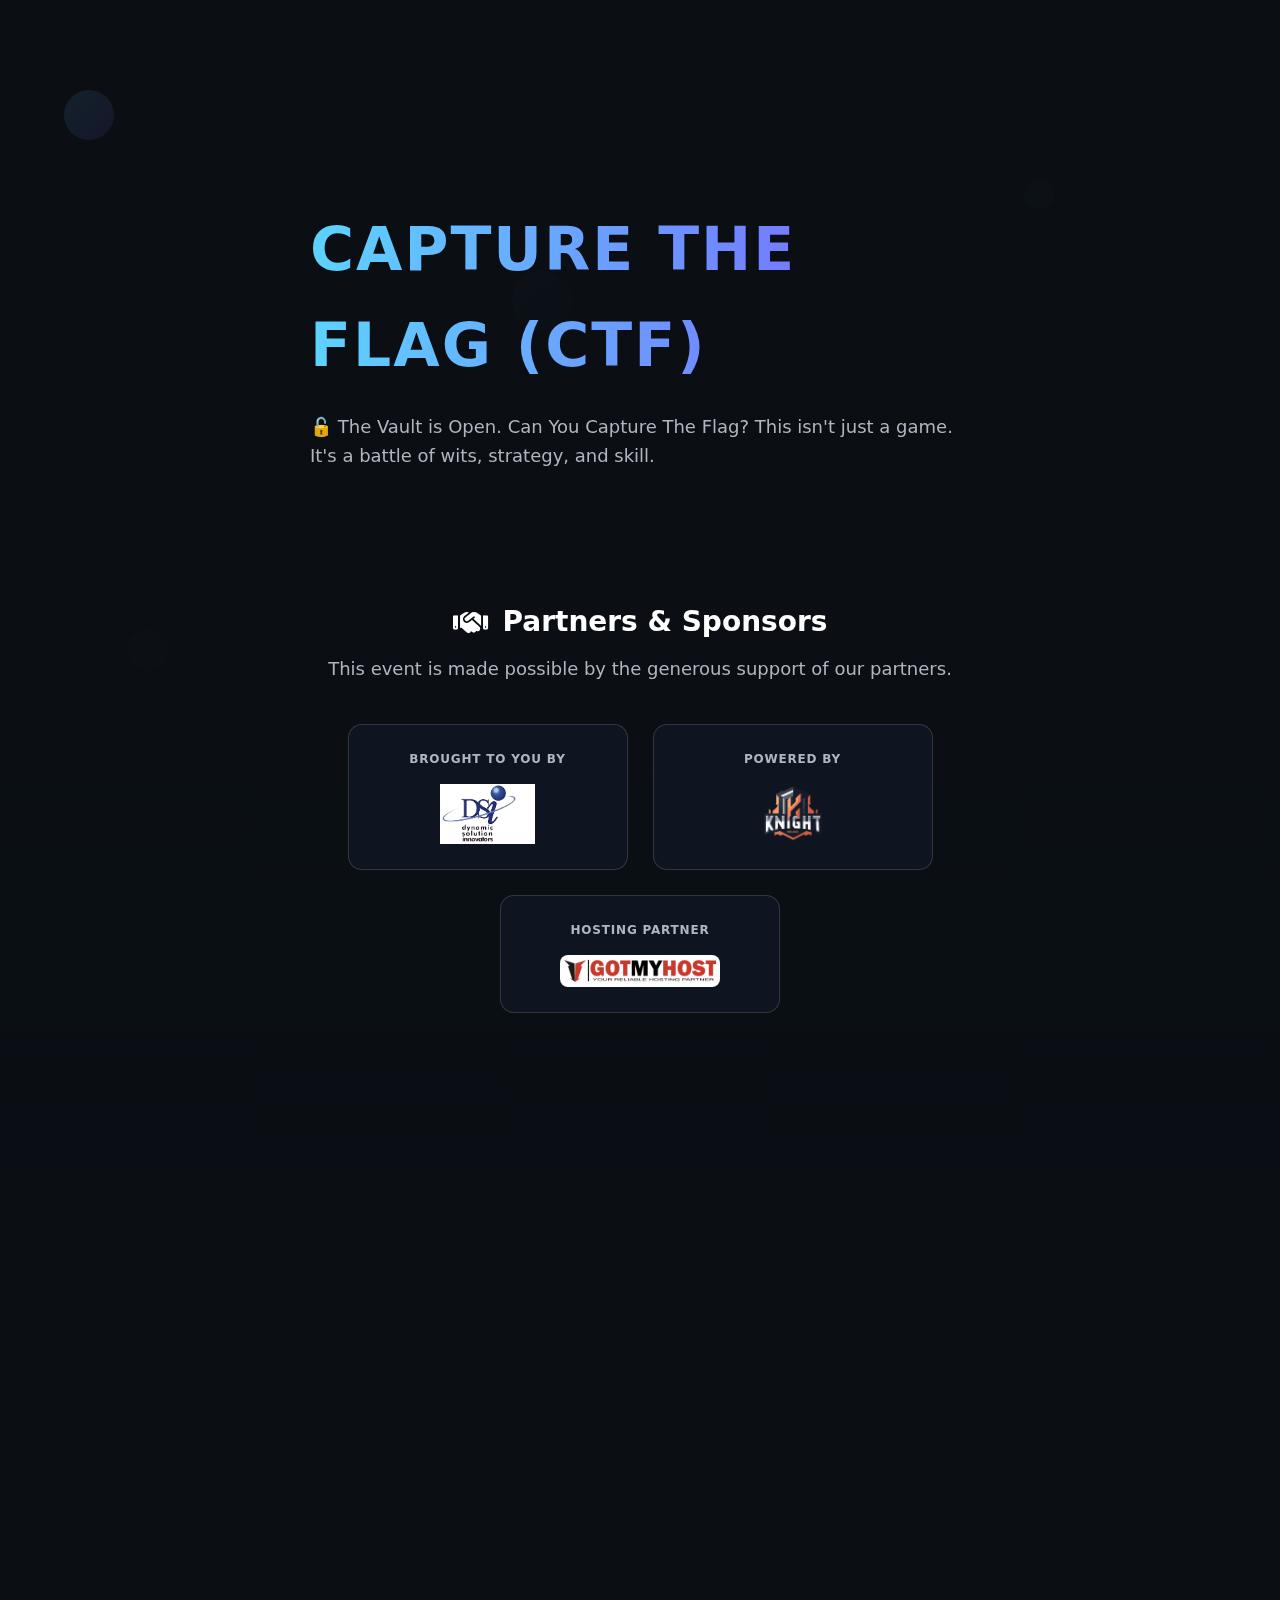
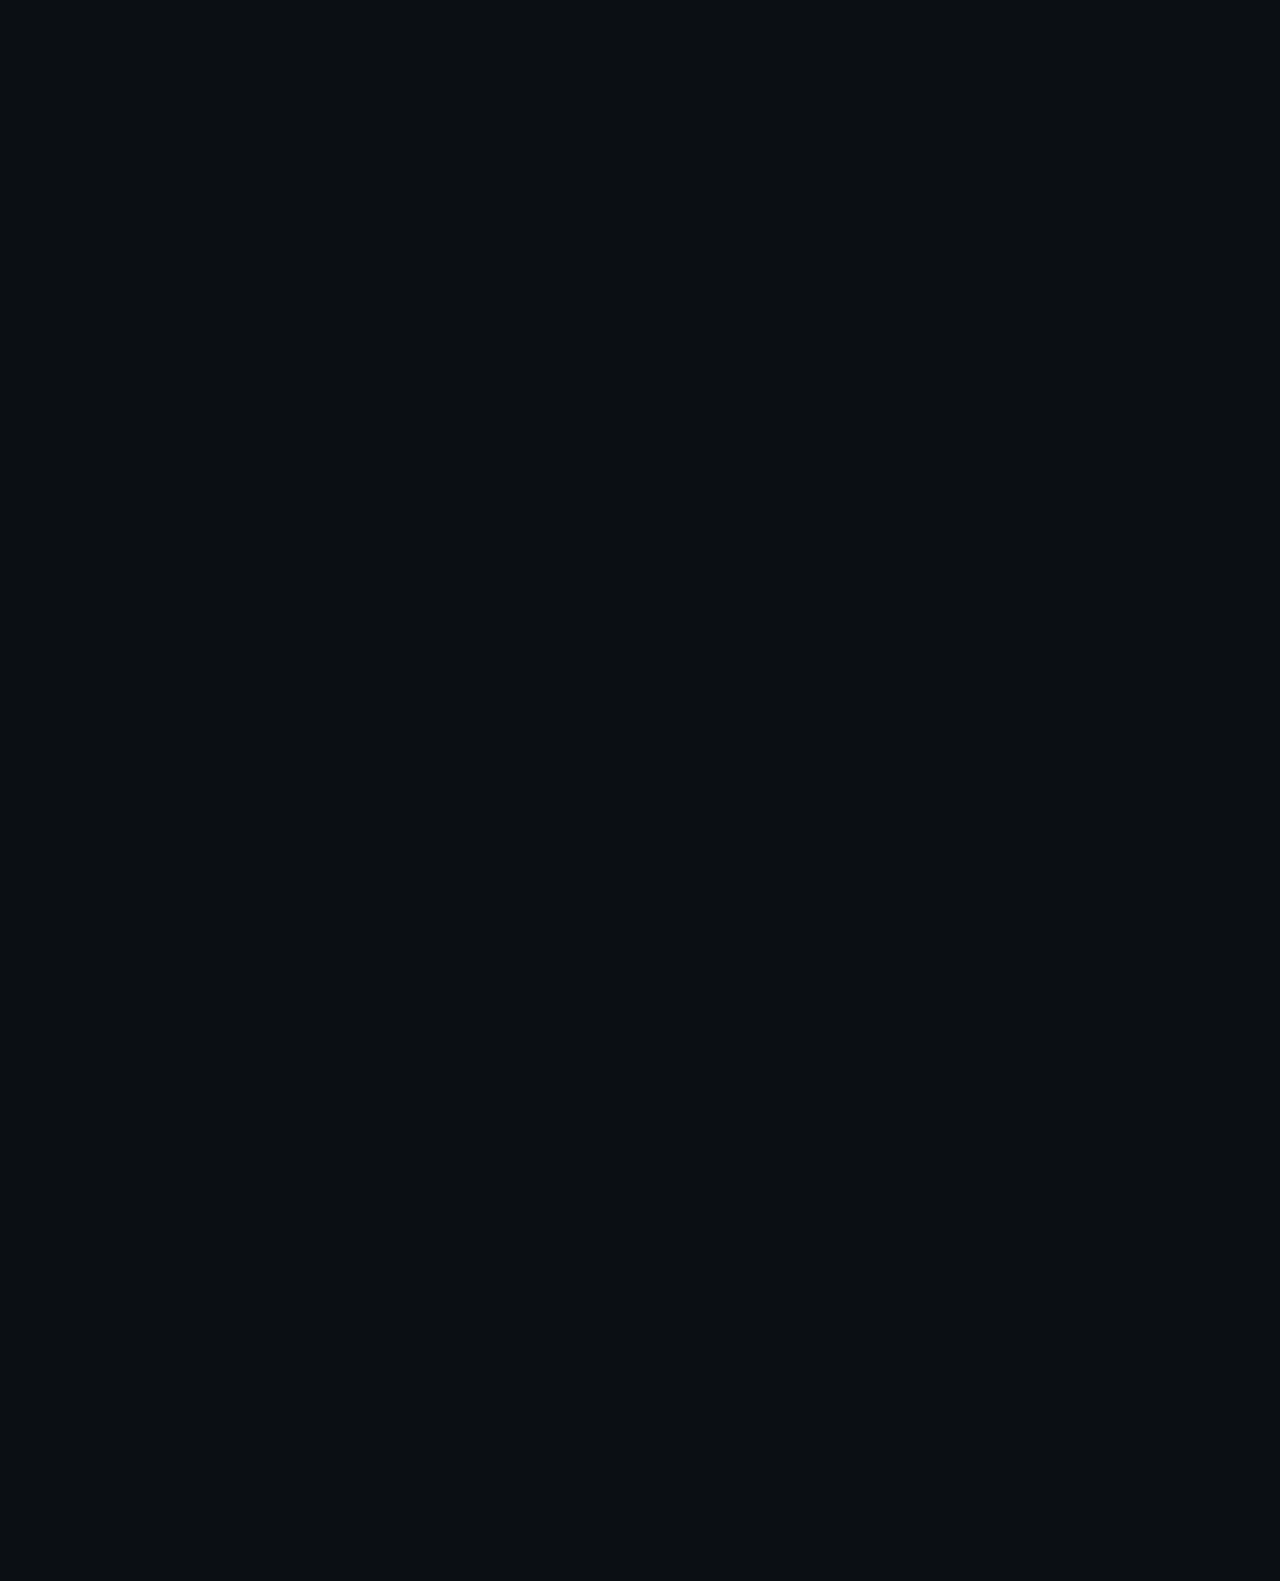
<file: CTF_details.html>
<!DOCTYPE html>
<html lang="en">

<head>
    <meta charset="UTF-8">
    <meta name="viewport" content="width=device-width, initial-scale=1.0">
    <title>Capture the Flag (CTF) Details</title>
    <link rel="stylesheet" href="https://cdnjs.cloudflare.com/ajax/libs/font-awesome/6.4.0/css/all.min.css">
    <link rel="stylesheet" href="./CSS/style.css">
    <style>
        :root {
            --bg: #0b0f14;
            --panel: #111822;
            --panel-2: #0e1520;
            --text: #ffffff;
            --muted: #b0b6c0;
            --accent: #5dd3ff;
            --accent-2: #7c5cff;
            --border: rgba(255, 255, 255, 0.15);
            --shadow: 0 10px 30px rgba(0, 0, 0, .55);
            --radius: 14px;
            --transition: all 0.3s ease;
        }

        * {
            box-sizing: border-box;
            margin: 0;
            padding: 0;
        }

        html {
            scroll-behavior: smooth;
        }

        body {
            font-family: 'Segoe UI', system-ui, -apple-system, Roboto, Helvetica, Arial;
            color: var(--text);
            background: var(--bg);
            line-height: 1.6;
            overflow-x: hidden;
        }

        .container {
            width: min(1200px, 92vw);
            margin-inline: auto;
        }

        .section {
            padding: 80px 0;
            opacity: 0;
            transform: translateY(30px);
            transition: opacity 0.6s ease-out, transform 0.6s ease-out;
        }

        .section.visible {
            opacity: 1;
            transform: translateY(0);
        }

        /* Floating Background Elements */
        .floating-elements {
            position: fixed;
            top: 0;
            left: 0;
            width: 100%;
            height: 100%;
            pointer-events: none;
            z-index: -1;
            overflow: hidden;
        }

        .floating-element {
            position: absolute;
            border-radius: 50%;
            opacity: 0.1;
            background: linear-gradient(135deg, var(--accent), var(--accent-2));
            animation: float 25s infinite linear;
        }

        @keyframes float {
            0% {
                transform: translateY(100vh) rotate(0deg);
            }

            100% {
                transform: translateY(-100vh) rotate(360deg);
            }
        }

        /* Hero Header */
        .hero-header {
            min-height: 60vh;
            display: flex;
            align-items: center;
            justify-content: center;
            text-align: center;
            position: relative;
            padding: 40px 20px;
            background-image: url('https://images.unsplash.com/photo-1555949963-ff9fe0c870eb?ixid=MnwxMjA3fDB8MHxwaG90by1wYWdlfHx8fGVufDB8fHx8&ixlib=rb-1.2.1&auto=format&fit=crop&w=1050&q=80');
            background-size: cover;
            background-position: center;
            background-attachment: fixed;
        }

        .hero-header::before {
            content: '';
            position: absolute;
            top: 0;
            left: 0;
            right: 0;
            bottom: 0;
            background: linear-gradient(180deg, rgba(11, 15, 20, 0.85) 0%, rgba(11, 15, 20, 0.95) 100%);
            z-index: 1;
        }

        .hero-content {
            position: relative;
            z-index: 2;
            animation: fadeInDown 1s ease-out;
        }

        @keyframes fadeInDown {
            from {
                opacity: 0;
                transform: translateY(-20px);
            }

            to {
                opacity: 1;
                transform: translateY(0);
            }
        }

        .hero-content h1 {
            font-size: clamp(36px, 6vw, 60px);
            font-weight: 800;
            text-transform: uppercase;
            letter-spacing: 2px;
            background: linear-gradient(to right, var(--accent), var(--accent-2));
            -webkit-background-clip: text;
            background-clip: text;
            color: transparent;
            margin-bottom: 20px;
        }

        .hero-content p {
            font-size: 18px;
            color: var(--muted);
            max-width: 65ch;
            margin-inline: auto;
            margin-bottom: 30px;
        }

        /* --- CENTERED SPONSORS SECTION STYLING --- */

        /* 
  This is the main wrapper for the entire sponsor block.
  Setting a max-width and margin auto is what centers it on the page.
*/
        .sponsors-wrapper {
            max-width: 1000px;
            /* Adjust this width as needed */
            margin-inline: auto;
            /* This centers the wrapper */
            padding: 20px 0px;
            text-align: center;
        }

        /* Styles for the section's header */
        .sponsor-header h2 {
            font-size: 28px;
            color: var(--text);
            display: inline-flex;
            align-items: center;
            gap: 15px;
            margin-bottom: 10px;
        }

        .sponsor-header p {
            color: var(--muted);
            margin-bottom: 40px;
            /* Space between subtitle and sponsor cards */
        }

        /* 
  We use flexbox here to ensure the cards are perfectly centered in a row.
  This is more effective for a single row than a grid.
*/
        .sponsors-grid {
            display: flex;
            justify-content: center;
            gap: 25px;
            flex-wrap: wrap;
            /* Allows cards to stack on small screens */
        }

        /* 
  The individual card for each sponsor.
  We set a specific width to keep them uniform.
*/
        .sponsor-card {
            background: var(--panel-2);
            border: 1px solid var(--border);
            border-radius: var(--radius);
            padding: 25px;
            width: 280px;
            /* Fixed width for each card */
            text-align: center;
            transition: var(--transition);
        }

        .sponsor-card:hover {
            transform: translateY(-8px);
            border-color: var(--accent);
            box-shadow: 0 0 20px rgba(93, 211, 255, 0.15);
        }

        /* Styles the text above the logo (e.g., "Powered by") */
        .sponsor-card .sponsor-role {
            text-transform: uppercase;
            font-size: 12px;
            font-weight: 600;
            color: var(--muted);
            letter-spacing: 0.8px;
            margin-bottom: 15px;
        }

        /* Base styling for all sponsor logos */
        .sponsor-card .sponsor-logo {
            max-height: 60px;
            /* Adjust height for visibility */
            width: auto;
            max-width: 70%;
            margin-inline: auto;
        }

        /* 
  Crucial style for the DSI logo with a white background.
  It inverts the colors to blend with the dark theme.
*/
        /* .dsi-logo {
            filter: invert(1);
        } */

        /* Rounds the corners of any JPEG/solid background logos */
        .rounded-logo {
            border-radius: 8px;
        }

        .event-content {
            background: var(--panel);
            border: 1px solid var(--border);
            border-radius: var(--radius);
            padding: 40px;
        }

        .detail-section h2 {
            font-size: 32px;
            margin-bottom: 30px;
            color: var(--text);
            display: flex;
            align-items: center;
            gap: 15px;
        }

        .detail-section h2 i {
            color: var(--accent);
            font-size: 28px;
        }

        .detail-grid {
            display: grid;
            grid-template-columns: repeat(auto-fit, minmax(280px, 1fr));
            gap: 30px;
        }

        .detail-item {
            background: var(--panel-2);
            padding: 25px;
            border-radius: var(--radius);
            border: 1px solid var(--border);
            transition: var(--transition);
        }

        .detail-item:hover {
            transform: translateY(-8px);
            border-color: var(--accent);
            box-shadow: 0 0 25px rgba(93, 211, 255, 0.2);
        }

        .detail-item h3 {
            font-size: 20px;
            color: var(--accent-2);
            margin-bottom: 10px;
        }

        .detail-item p {
            color: var(--muted);
            font-size: 16px;
        }

        /* CTA Section */
        .cta-section {
            text-align: center;
            background: var(--panel);
            padding: 50px;
            border-radius: var(--radius);
            border: 1px solid var(--border);
        }

        .cta-section h2 {
            margin-bottom: 15px;
        }

        .cta-section p {
            color: var(--muted);
            margin-bottom: 30px;
        }

        .cta-btn {
            display: inline-block;
            padding: 15px 30px;
            background: linear-gradient(to right, var(--accent), var(--accent-2));
            color: var(--bg);
            border-radius: var(--radius);
            font-weight: 700;
            text-transform: uppercase;
            transition: var(--transition);
        }

        .cta-btn:hover {
            transform: translateY(-5px);
            box-shadow: var(--shadow);
        }

        /* Timeline / Schedule */
        .timeline {
            position: relative;
            max-width: 800px;
            margin: 0 auto;
            padding: 20px 0;
        }

        .timeline::before {
            content: '';
            position: absolute;
            left: 20px;
            top: 0;
            bottom: 0;
            width: 3px;
            background: var(--border);
        }

        .timeline-item {
            margin-bottom: 30px;
            position: relative;
            padding-left: 60px;
        }

        .timeline-item:last-child {
            margin-bottom: 0;
        }

        .timeline-dot {
            position: absolute;
            left: 5px;
            top: 5px;
            width: 30px;
            height: 30px;
            border-radius: 50%;
            background: var(--panel);
            border: 3px solid var(--accent);
            display: flex;
            align-items: center;
            justify-content: center;
        }

        .timeline-dot i {
            color: var(--accent);
        }

        .timeline-content {
            background: var(--panel-2);
            padding: 20px;
            border-radius: var(--radius);
            border: 1px solid var(--border);
        }

        .timeline-time {
            font-weight: 700;
            font-size: 18px;
            color: var(--accent-2);
            margin-bottom: 8px;
        }

        .timeline-description {
            color: var(--muted);
        }

        /* Prizes */
        .prizes {
            text-align: center;
        }

        .prize-cards {
            display: flex;
            justify-content: center;
            gap: 30px;
            flex-wrap: wrap;
        }

        .prize-card {
            background: var(--panel-2);
            border: 1px solid var(--border);
            border-radius: var(--radius);
            padding: 30px;
            width: 320px;
            text-align: center;
            transition: var(--transition);
            position: relative;
            overflow: hidden;
        }

        .prize-card::before {
            content: '';
            position: absolute;
            top: 0;
            left: 0;
            width: 100%;
            height: 4px;
            transition: var(--transition);
        }

        .prize-card.champion::before {
            background: linear-gradient(90deg, var(--accent), var(--accent-2));
        }

        .prize-card.runner-up-1::before {
            background: var(--accent-2);
        }

        .prize-card.runner-up-2::before {
            background: var(--accent);
        }

        .prize-card:hover {
            transform: translateY(-10px);
            box-shadow: var(--shadow);
            border-color: var(--accent-2);
        }

        .prize-card h3 {
            font-size: 22px;
            color: var(--muted);
            margin-bottom: 15px;
        }

        .prize-card .amount {
            font-size: 40px;
            font-weight: 700;
            background: linear-gradient(to right, var(--accent), var(--accent-2));
            -webkit-background-clip: text;
            background-clip: text;
            color: transparent;
        }

        /* =================================================================
   RESPONSIVE DESIGN FOR ALL DEVICES
   ================================================================= */

/* --- Tablet Devices (e.g., iPads @ up to 1024px) --- */
@media (max-width: 1024px) {
    .detail-grid {
        /* Adjusts grid for better fit on tablets */
        grid-template-columns: repeat(auto-fit, minmax(250px, 1fr));
    }
}


/* --- Mobile Devices (e.g., iPhones, Android Phones @ up to 768px) --- */
@media (max-width: 768px) {

    /* Reduce padding on all sections for more space on mobile */
    .section {
        padding: 60px 0;
    }

    /* --- Mobile Navigation --- */
    .nav ul {
        display: none; /* Hide the desktop nav links by default */
        position: absolute;
        top: 100%; /* Position it right below the nav bar */
        left: 0;
        width: 100%;
        background: var(--panel);
        border-bottom: 1px solid var(--border);
        flex-direction: column;
        padding: 20px;
    }

    /* This class will be toggled by JavaScript to show the menu */
    .nav ul.active {
        display: flex;
    }

    .nav ul li {
        width: 100%;
        text-align: center;
    }

    /* Show the hamburger icon on mobile */
    .hamburger {
        display: flex;
    }

    /* --- Hero Section & Sponsors --- */
    .hero-header {
        /* Make the header take up more vertical space on mobile */
        min-height: 90vh;
    }

    .hero-content h1 {
        font-size: clamp(32px, 10vw, 48px); /* Adjust title size for mobile */
    }

    /* Adjust the sponsor section inside the header */
    .sponsors-wrapper {
        padding: 20px 0; /* Reduce padding */
    }

    .sponsor-header h2 {
        font-size: 24px; /* Make sponsor title smaller */
    }
    
    .sponsor-card {
        width: 100%; /* Make sponsor cards full-width to stack vertically */
        max-width: 320px; /* But not too wide on slightly larger screens */
    }

    /* --- Main Content --- */
    
    /* Stack the detail grids into a single column */
    .detail-grid {
        grid-template-columns: 1fr;
    }

    .detail-section h2 {
        font-size: 28px;
    }

    /* Adjust timeline for better readability */
    .timeline-item {
        padding-left: 50px;
    }
    
    .timeline::before {
        left: 15px;
    }

    .timeline-dot {
        left: 0;
        width: 30px;
        height: 30px;
    }
}


/* --- Small Mobile Devices (e.g., iPhone SE @ up to 480px) --- */
@media (max-width: 480px) {

    .hero-content p {
        font-size: 16px; /* Make text more compact */
    }

    /* Further reduce padding for the smallest screens */
    .sponsor-header p {
        margin-bottom: 30px;
    }

    /* Make prize cards full-width */
    .prize-cards {
        gap: 20px;
    }

    .prize-card {
        width: 100%;
    }

    .cta-section {
        padding: 40px 20px;
    }
}
    </style>
</head>

<body>


    <nav class="nav">
        <div class="container nav-inner">
            <a class="brand" href="./index.html"><img src="./image/CPC-main - 96_Tasmin Hasan Fuwad (1).png"
                    alt=""><span>Club Events</span></a>
            <ul>
                <li><a href="#events">Events</a></li>
                <li><a href="#about">About</a></li>
                <li><a href="#contact">Contact</a></li>
            </ul>
            <div class="hamburger">
                <span></span>
                <span></span>
                <span></span>
            </div>
        </div>
    </nav>
    <div class="floating-elements">
        <div class="floating-element" style="width: 50px; height: 50px; top: 10%; left: 5%; animation-duration: 25s;">
        </div>
        <div class="floating-element"
            style="width: 30px; height: 30px; top: 20%; left: 80%; animation-duration: 20s; animation-delay: -5s;">
        </div>
        <div class="floatzing-element"
            style="width: 70px; height: 70px; top: 50%; left: 60%; animation-duration: 30s; animation-delay: -10s;">
        </div>
        <div class="floating-element"
            style="width: 40px; height: 40px; top: 70%; left: 10%; animation-duration: 22s; animation-delay: -15s;">
        </div>
        <div class="floating-element"
            style="width: 60px; height: 60px; top: 30%; left: 40%; animation-duration: 28s; animation-delay: -7s;">
        </div>
    </div>

    <header class="hero-header">
        <div class="hero-content">
            <h1>Capture the Flag (CTF)</h1>
            <p>🔓 The Vault is Open. Can You Capture The Flag? This isn't just a game. It's a battle of wits, strategy,
                and skill.</p>
            <!-- =======================
     CENTERED SPONSORS SECTION
     ======================= -->
            <section class="section">
                <div class="sponsors-wrapper">
                    <!-- Section Title -->
                    <div class="sponsor-header">
                        <h2><i class="fas fa-handshake"></i> Partners & Sponsors</h2>
                        <p>This event is made possible by the generous support of our partners.</p>
                    </div>

                    <!-- Sponsor Grid -->
                    <div class="sponsors-grid">

                        <!-- Sponsor Card 1: DSI -->
                        <div class="sponsor-card">
                            <p class="sponsor-role">Brought to you by</p>
                            <img src="./image/DSI_logo.png" alt="DSI Logo" class="sponsor-logo dsi-logo">
                        </div>

                        <!-- Sponsor Card 2: Knight Squad -->
                        <div class="sponsor-card">
                            <p class="sponsor-role">Powered by</p>
                            <img src="./image/ks_logo (2).png" alt="Knight Squad Logo" class="sponsor-logo">
                        </div>

                        <!-- Sponsor Card 3: Got My Host -->
                        <div class="sponsor-card">
                            <p class="sponsor-role">Hosting Partner</p>
                            <img src="./image/Got my host.png" alt="Got My Host Logo"
                                class="sponsor-logo rounded-logo">
                                
                        </div>

                    </div>
                </div>
            </section>
        </div>
    </header>

    <main>
        <div class="container">

            <section class="section event-content">
                <div class="detail-section">
                    <h2><i class="fas fa-shield-halved"></i>Event Structure</h2>
                    <div class="detail-grid">
                        <div class="detail-item">
                            <h3>Rounds</h3>
                            <p>Online Preliminary + On-site Final</p>
                        </div>
                        <div class="detail-item">
                            <h3>Qualifier Duration</h3>
                            <p>8 hours (Online)</p>
                        </div>
                        <div class="detail-item">
                            <h3>Final Duration</h3>
                            <p>5 hours (On-site)</p>
                        </div>
                    </div>
                </div>

                <div class="detail-section" style="margin-top: 50px;">
                    <h2><i class="fas fa-user-secret"></i>Participant Details</h2>
                    <div class="detail-grid">
                        <div class="detail-item">
                            <h3>Team Size</h3>
                            <p>4 Hackers</p>
                        </div>
                        <div class="detail-item">
                            <h3>Registration Fee</h3>
                            <p>FREE!</p>
                        </div>
                        <div class="detail-item">
                            <h3>Slots</h3>
                            <p>Top 40 teams from the online round advance to the onsite finale!</p>
                        </div>
                    </div>
                </div>
            </section>

            <section class="section" id="schedule">
                <div style="text-align: center; margin-bottom: 40px;">
                    <h2><i class="fas fa-calendar-alt"></i>Event Timeline</h2>
                </div>
                <div class="timeline">
                    <div class="timeline-item">
                        <div class="timeline-dot"><i class="fas fa-globe"></i></div>
                        <div class="timeline-content">
                            <div class="timeline-time">Preliminary Round: September 20, 2025</div>
                            <p class="timeline-description">An 8-hour online battle where teams from all over compete to
                                secure their spot in the finals. (time to be announce)</p>
                        </div>
                    </div>
                    <div class="timeline-item">
                        <div class="timeline-dot"><i class="fas fa-flag-checkered"></i></div>
                        <div class="timeline-content">
                            <div class="timeline-time">Onsite Finals: September 25, 2025</div>
                            <p class="timeline-description">The top 40 teams face off in a 5-hour (09:00 AM to 03:00 PM)
                                finale at the BUP Campus. The flag awaits!</p>
                        </div>
                    </div>
                </div>
            </section>

            <section class="section cta-section">
                <h2>Check the rule document</h2>
                <!-- <p>Prove your elite skills and compete for glory. Great talent shouldn't have a paywall.</p> -->
                <a href="./folder/BUP Capture the Flag.pdf" class="cta-btn">check the rules for CTF</a>
            </section>

            <section class="section cta-section">
                <h2>Ready to hack?</h2>
                <p>Prove your elite skills and compete for glory. Great talent shouldn't have a paywall.</p>
                <a href="https://forms.gle/QeD3BzxpArno8SoN9" target="_blank" class="cta-btn">Register Your Squad Now!</a>
                <h2 class="" style="margin-top: 30px ;">Registration Deadline 19 September</h2>
            </section>

            <section class="section prizes">
                <div style="text-align: center; margin-bottom: 40px;">
                    <h2><i class="fas fa-trophy"></i>Prizes & Recognition</h2>
                </div>
                <!-- <div class="prize-cards">
                    <div class="prize-card runner-up-1">
                        <h3>1ST RUNNER UP</h3>
                        <p class="amount">15,000 BDT</p>
                    </div>
                    <div class="prize-card champion">
                        <h3>CHAMPION</h3>
                        <p class="amount">20,000 BDT</p>
                    </div>
                    <div class="prize-card runner-up-2">
                        <h3>2ND RUNNER UP</h3>
                        <p class="amount">10,000 BDT</p>
                    </div>
                </div> -->
                <h1>To Be Announce</h2>
            </section>

        </div>
    </main>

    <script>
        // Floating elements script
        document.addEventListener('DOMContentLoaded', () => {
            const container = document.querySelector('.floating-elements');
            const numElements = 20;
            for (let i = 0; i < numElements; i++) {
                const el = document.createElement('div');
                el.classList.add('floating-element');
                const size = Math.random() * 150 + 20;
                el.style.width = `${size}px`;
                el.style.height = `${size}px`;
                el.style.left = `${Math.random() * 100}%`;
                el.style.top = `${Math.random() * 100 + 100}%`; // Start below viewport
                el.style.animationDuration = `${Math.random() * 20 + 15}s`;
                el.style.animationDelay = `${Math.random() * 10}s`;
                container.appendChild(el);
            }
        });

        // --- JAVASCRIPT FOR HAMBURGER MENU ---

        // Select the hamburger icon and the navigation menu
        const hamburger = document.querySelector('.hamburger');
        const navMenu = document.querySelector('.nav ul');

        // Add a click event listener to the hamburger icon
        hamburger.addEventListener('click', () => {
            // Toggle the 'active' class on both the icon and the menu
            // This will trigger the CSS rules you just added to show/hide the menu
            hamburger.classList.toggle('active');
            navMenu.classList.toggle('active');
        });

        // Scroll animation script
        const sections = document.querySelectorAll('.section');
        const observer = new IntersectionObserver(entries => {
            entries.forEach(entry => {
                if (entry.isIntersecting) {
                    entry.target.classList.add('visible');
                }
            });
        }, {
            threshold: 0.1
        });
        sections.forEach(section => {
            observer.observe(section);
        });
    </script>
</body>

</html>
</file>
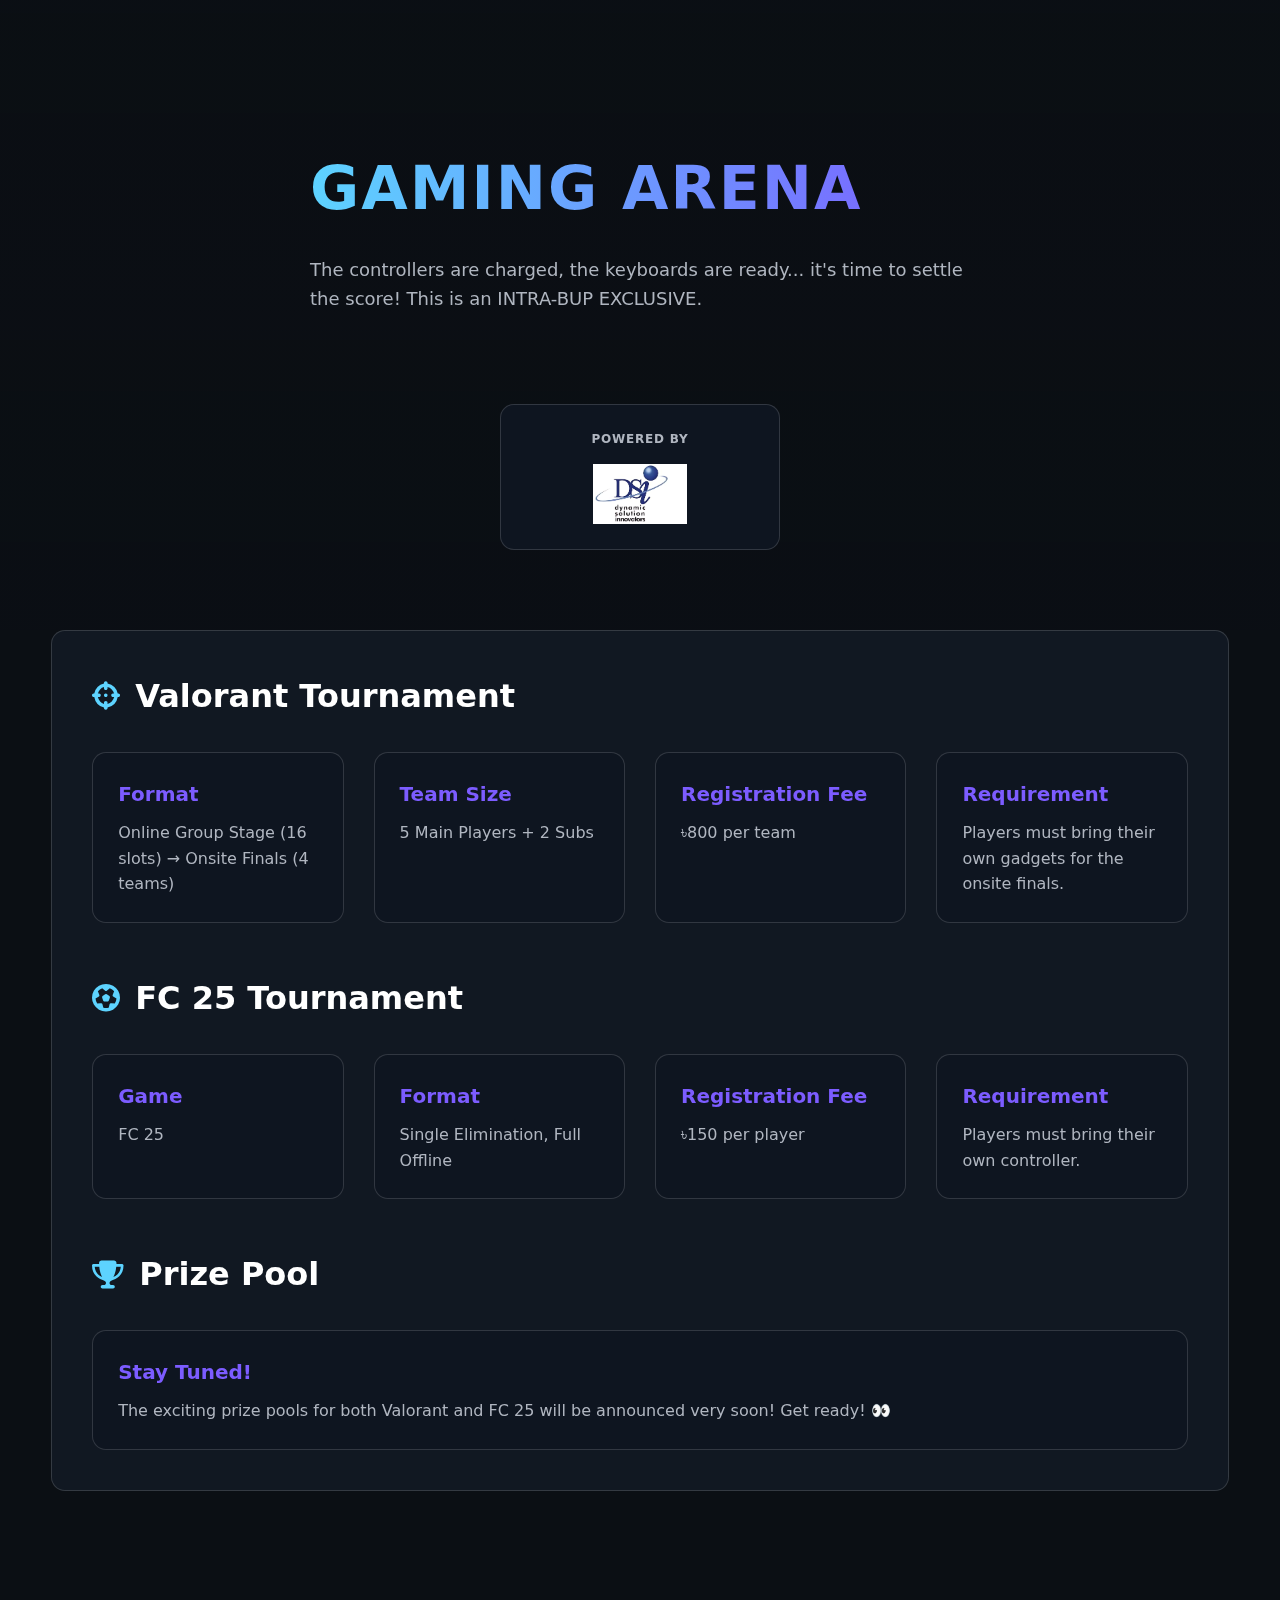
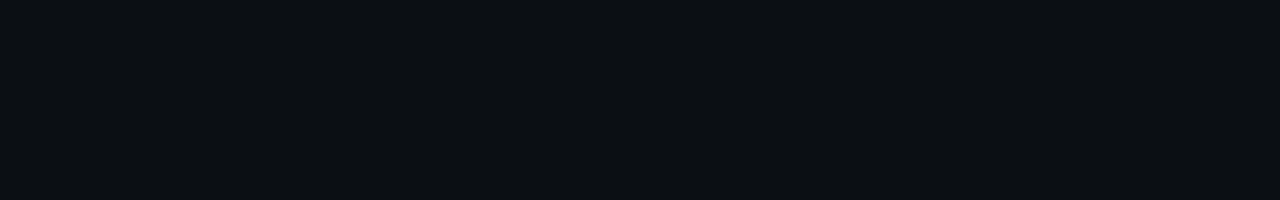
<file: Gamming_details.html>
<!DOCTYPE html>
<html lang="en">

<head>
    <meta charset="UTF-8">
    <meta name="viewport" content="width=device-width, initial-scale=1.0">
    <title>Gaming Contest Details</title>
    <link rel="stylesheet" href="https://cdnjs.cloudflare.com/ajax/libs/font-awesome/6.4.0/css/all.min.css">
    <link rel="stylesheet" href="./CSS/style.css">
    <style>
        :root {
            --bg: #0b0f14;
            --panel: #111822;
            --panel-2: #0e1520;
            --text: #ffffff;
            --muted: #b0b6c0;
            --accent: #5dd3ff;
            --accent-2: #7c5cff;
            --border: rgba(255, 255, 255, 0.15);
            --shadow: 0 10px 30px rgba(0, 0, 0, .55);
            --radius: 14px;
            --transition: all 0.3s ease;
        }

        * {
            box-sizing: border-box;
            margin: 0;
            padding: 0;
        }

        html {
            scroll-behavior: smooth;
        }

        body {
            font-family: 'Segoe UI', system-ui, -apple-system, Roboto, Helvetica, Arial;
            color: var(--text);
            background: var(--bg);
            line-height: 1.6;
            overflow-x: hidden;
        }

        .container {
            width: min(1200px, 92vw);
            margin-inline: auto;
        }
        
        /* --- NAVIGATION --- */
        .nav {
            position: fixed;
            top: 0;
            left: 0;
            width: 100%;
            background: rgba(11, 15, 20, 0.8);
            backdrop-filter: blur(10px);
            z-index: 1000;
            border-bottom: 1px solid var(--border);
        }

        .nav-inner {
            display: flex;
            justify-content: space-between;
            align-items: center;
            height: 70px;
        }

        .brand {
            display: flex;
            align-items: center;
            gap: 10px;
            font-size: 20px;
            font-weight: bold;
        }
        .brand img {
            height: 40px;
        }

        .nav ul {
            display: flex;
            gap: 30px;
            list-style: none;
        }
        
        .nav ul a:hover {
            color: var(--accent);
        }

        .hamburger {
            display: none;
            flex-direction: column;
            gap: 5px;
            cursor: pointer;
        }
        
        .hamburger span {
            width: 25px;
            height: 3px;
            background: var(--text);
            transition: var(--transition);
        }
        
        .hamburger.active span:nth-child(1) { transform: rotate(45deg) translate(5px, 5px); }
        .hamburger.active span:nth-child(2) { opacity: 0; }
        .hamburger.active span:nth-child(3) { transform: rotate(-45deg) translate(7px, -7px); }


        .section {
            padding: 80px 0;
            opacity: 0;
            transform: translateY(30px);
            transition: opacity 0.6s ease-out, transform 0.6s ease-out;
        }

        .section.visible {
            opacity: 1;
            transform: translateY(0);
        }

        /* Floating Background Elements */
        .floating-elements {
            position: fixed;
            top: 0;
            left: 0;
            width: 100%;
            height: 100%;
            pointer-events: none;
            z-index: -1;
            overflow: hidden;
        }

        .floating-element {
            position: absolute;
            border-radius: 50%;
            opacity: 0.1;
            background: linear-gradient(135deg, var(--accent), var(--accent-2));
            animation: float 25s infinite linear;
        }

        @keyframes float {
            0% {
                transform: translateY(100vh) rotate(0deg);
            }

            100% {
                transform: translateY(-100vh) rotate(360deg);
            }
        }

        /* Hero Header */
        .hero-header {
            min-height: 60vh;
            display: flex;
            align-items: center;
            justify-content: center;
            text-align: center;
            position: relative;
            padding: 120px 20px 40px; /* Added top padding for nav */
            background-image: url('https://images.unsplash.com/photo-1542751371-adc38448a05e?ixlib=rb-4.0.3&ixid=MnwxMjA3fDB8MHxwaG90by1wYWdlfHx8fGVufDB8fHx8&auto=format&fit=crop&w=1170&q=80'); /* Gaming-related background */
            background-size: cover;
            background-position: center;
            background-attachment: fixed;
        }

        .hero-header::before {
            content: '';
            position: absolute;
            top: 0;
            left: 0;
            right: 0;
            bottom: 0;
            background: linear-gradient(180deg, rgba(11, 15, 20, 0.85) 0%, rgba(11, 15, 20, 0.95) 100%);
            z-index: 1;
        }

        .hero-content {
            position: relative;
            z-index: 2;
            animation: fadeInDown 1s ease-out;
        }

        @keyframes fadeInDown {
            from {
                opacity: 0;
                transform: translateY(-20px);
            }

            to {
                opacity: 1;
                transform: translateY(0);
            }
        }

        .hero-content h1 {
            font-size: clamp(36px, 6vw, 60px);
            font-weight: 800;
            text-transform: uppercase;
            letter-spacing: 2px;
            background: linear-gradient(to right, var(--accent), var(--accent-2));
            -webkit-background-clip: text;
            background-clip: text;
            color: transparent;
            margin-bottom: 20px;
        }

        .hero-content p {
            font-size: 18px;
            color: var(--muted);
            max-width: 65ch;
            margin-inline: auto;
            margin-bottom: 30px;
        }

        /* --- CENTERED SPONSORS SECTION STYLING --- */
        .sponsors-wrapper {
            max-width: 1000px;
            margin-inline: auto;
            padding: 20px 0px;
            text-align: center;
        }
        
        .sponsors-grid {
            display: flex;
            justify-content: center;
            gap: 25px;
            flex-wrap: wrap;
        }

        .sponsor-card {
            background: var(--panel-2);
            border: 1px solid var(--border);
            border-radius: var(--radius);
            padding: 25px;
            width: 280px;
            text-align: center;
            transition: var(--transition);
        }

        .sponsor-card:hover {
            transform: translateY(-8px);
            border-color: var(--accent);
            box-shadow: 0 0 20px rgba(93, 211, 255, 0.15);
        }

        .sponsor-card .sponsor-role {
            text-transform: uppercase;
            font-size: 12px;
            font-weight: 600;
            color: var(--muted);
            letter-spacing: 0.8px;
            margin-bottom: 15px;
        }

        .sponsor-card .sponsor-logo {
            max-height: 60px;
            width: auto;
            max-width: 70%;
            margin-inline: auto;
            /* filter: invert(1); Invert DSI logo to fit dark theme */
        }

        /* --- Main Content Styling --- */
        .event-content {
            background: var(--panel);
            border: 1px solid var(--border);
            border-radius: var(--radius);
            padding: 40px;
        }

        .detail-section {
            margin-bottom: 50px;
        }
        .detail-section:last-child {
            margin-bottom: 0;
        }

        .detail-section h2 {
            font-size: 32px;
            margin-bottom: 30px;
            color: var(--text);
            display: flex;
            align-items: center;
            gap: 15px;
        }

        .detail-section h2 i {
            color: var(--accent);
            font-size: 28px;
        }

        .detail-grid {
            display: grid;
            grid-template-columns: repeat(auto-fit, minmax(250px, 1fr));
            gap: 30px;
        }

        .detail-item {
            background: var(--panel-2);
            padding: 25px;
            border-radius: var(--radius);
            border: 1px solid var(--border);
            transition: var(--transition);
        }
        
        .detail-item:hover {
            transform: translateY(-8px);
            border-color: var(--accent);
            box-shadow: 0 0 25px rgba(93, 211, 255, 0.2);
        }

        .detail-item h3 {
            font-size: 20px;
            color: var(--accent-2);
            margin-bottom: 10px;
        }

        .detail-item p, .detail-section p {
            color: var(--muted);
            font-size: 16px;
        }

        /* CTA Section */
        .cta-section {
            text-align: center;
            background: var(--panel);
            padding: 50px;
            border-radius: var(--radius);
            border: 1px solid var(--border);
        }
        
        .cta-section h2 {
            margin-bottom: 15px;
            font-size: 32px;
            color: var(--text);
        }

        .cta-section p {
            color: var(--muted);
            margin-bottom: 30px;
        }

        .cta-buttons {
            display: flex;
            justify-content: center;
            gap: 20px;
            flex-wrap: wrap;
        }

        .cta-btn {
            display: inline-block;
            padding: 15px 30px;
            background: linear-gradient(to right, var(--accent), var(--accent-2));
            color: var(--bg);
            border-radius: var(--radius);
            font-weight: 700;
            text-transform: uppercase;
            transition: var(--transition);
            min-width: 250px;
        }

        .cta-btn:hover {
            transform: translateY(-5px);
            box-shadow: var(--shadow);
        }

        /* Responsive */
        @media (max-width: 768px) {
            .section { padding: 60px 0; }
            .nav ul {
                display: none;
                position: absolute;
                top: 70px; /* Height of nav bar */
                left: 0;
                width: 100%;
                background: var(--panel);
                flex-direction: column;
                padding: 20px 0;
                text-align: center;
            }
            .nav ul.active { display: flex; }
            .nav ul li { padding: 10px 0; }
            .hamburger { display: flex; }
            .hero-header { min-height: 80vh; }
            .hero-content h1 { font-size: clamp(32px, 10vw, 48px); }
            .sponsor-card { width: 100%; max-width: 320px; }
            .detail-section h2 { font-size: 28px; }
        }
        
        @media (max-width: 480px) {
            .hero-content p { font-size: 16px; }
            .cta-section { padding: 40px 20px; }
        }

    </style>
</head>

<body>

    <nav class="nav">
        <div class="container nav-inner">
<!--              <a class="brand" href="./index.html"><img src="./image/CPC-main - 96_Tasmin Hasan Fuwad (1).png" alt=""><span>Club Events</span></a> -->
            <ul>
                <li><a href="#events">Events</a></li>
                <li><a href="#about">About</a></li>
                <li><a href="#contact">Contact</a></li>
            </ul>
            <div class="hamburger">
                <span></span>
                <span></span>
                <span></span>
            </div>
        </div>
    </nav>

    <div class="floating-elements"></div>

    <header class="hero-header">
        <div class="hero-content">
            <h1>Gaming Arena</h1>
            <p>The controllers are charged, the keyboards are ready... it's time to settle the score! This is an INTRA-BUP EXCLUSIVE.</p>
            
             <div class="sponsors-wrapper">
                <div class="sponsors-grid">
                    <div class="sponsor-card">
                        <p class="sponsor-role">Powered By</p>
                        <!-- NOTE: Replace with the actual logo URL -->
                        <img src="./image/DSI_logo.png" alt="DSI Logo" class="sponsor-logo">
                    </div>
                </div>
            </div>
        </div>
    </header>

    <main>
        <div class="container">
            <section class="section event-content">
                <!-- VALORANT TOURNAMENT -->
                <div class="detail-section">
                    <h2><i class="fa-solid fa-crosshairs"></i>Valorant Tournament</h2>
                    <div class="detail-grid">
                        <div class="detail-item">
                            <h3>Format</h3>
                            <p>Online Group Stage (16 slots) → Onsite Finals (4 teams)</p>
                        </div>
                        <div class="detail-item">
                            <h3>Team Size</h3>
                            <p>5 Main Players + 2 Subs</p>
                        </div>
                        <div class="detail-item">
                            <h3>Registration Fee</h3>
                            <p>৳800 per team</p>
                        </div>
                        <div class="detail-item">
                            <h3>Requirement</h3>
                            <p>Players must bring their own gadgets for the onsite finals.</p>
                        </div>
                    </div>
                </div>
                
                <!-- FC 25 TOURNAMENT -->
                <div class="detail-section">
                    <h2><i class="fa-solid fa-futbol"></i>FC 25 Tournament</h2>
                    <div class="detail-grid">
                        <div class="detail-item">
                            <h3>Game</h3>
                            <p>FC 25</p>
                        </div>
                        <div class="detail-item">
                            <h3>Format</h3>
                            <p>Single Elimination, Full Offline</p>
                        </div>
                        <div class="detail-item">
                            <h3>Registration Fee</h3>
                            <p>৳150 per player</p>
                        </div>
                        <div class="detail-item">
                            <h3>Requirement</h3>
                            <p>Players must bring their own controller.</p>
                        </div>
                    </div>
                </div>

                <!-- PRIZE POOL -->
                <div class="detail-section">
                    <h2><i class="fas fa-trophy"></i>Prize Pool</h2>
                    <div class="detail-grid">
                        <div class="detail-item">
                            <h3>Stay Tuned!</h3>
                            <p>The exciting prize pools for both Valorant and FC 25 will be announced very soon! Get ready! 👀</p>
                        </div>
                    </div>
                </div>
            </section>

            <section class="section cta-section">
                <h2>For Glory, For Bragging Rights</h2>
                <p>Prove your squad is the best in all of BUP. Secure your slot before it's gone!</p>
                <div class="cta-buttons">
                    <a href="https://forms.gle/VR8dhhZ3Q1q7F29FA" class="cta-btn">Register For Valorant</a>
                    <a href="https://forms.gle/1ZirPVtutKSuF6Au9" class="cta-btn">Register For FC 25</a>
                </div>
            </section>

        </div>
    </main>

    <script>
        document.addEventListener('DOMContentLoaded', () => {
            const container = document.querySelector('.floating-elements');
            const numElements = 20;
            for (let i = 0; i < numElements; i++) {
                const el = document.createElement('div');
                el.classList.add('floating-element');
                const size = Math.random() * 150 + 20;
                el.style.width = `${size}px`;
                el.style.height = `${size}px`;
                el.style.left = `${Math.random() * 100}%`;
                el.style.top = `${Math.random() * 100 + 100}%`;
                el.style.animationDuration = `${Math.random() * 20 + 15}s`;
                el.style.animationDelay = `${Math.random() * 10}s`;
                container.appendChild(el);
            }

            const hamburger = document.querySelector('.hamburger');
            const navMenu = document.querySelector('.nav ul');
            hamburger.addEventListener('click', () => {
                hamburger.classList.toggle('active');
                navMenu.classList.toggle('active');
            });

            const sections = document.querySelectorAll('.section');
            const observer = new IntersectionObserver(entries => {
                entries.forEach(entry => {
                    if (entry.isIntersecting) {
                        entry.target.classList.add('visible');
                    }
                });
            }, {
                threshold: 0.1
            });
            sections.forEach(section => {
                observer.observe(section);
            });
        });
    </script>
</body>

</html>
</file>
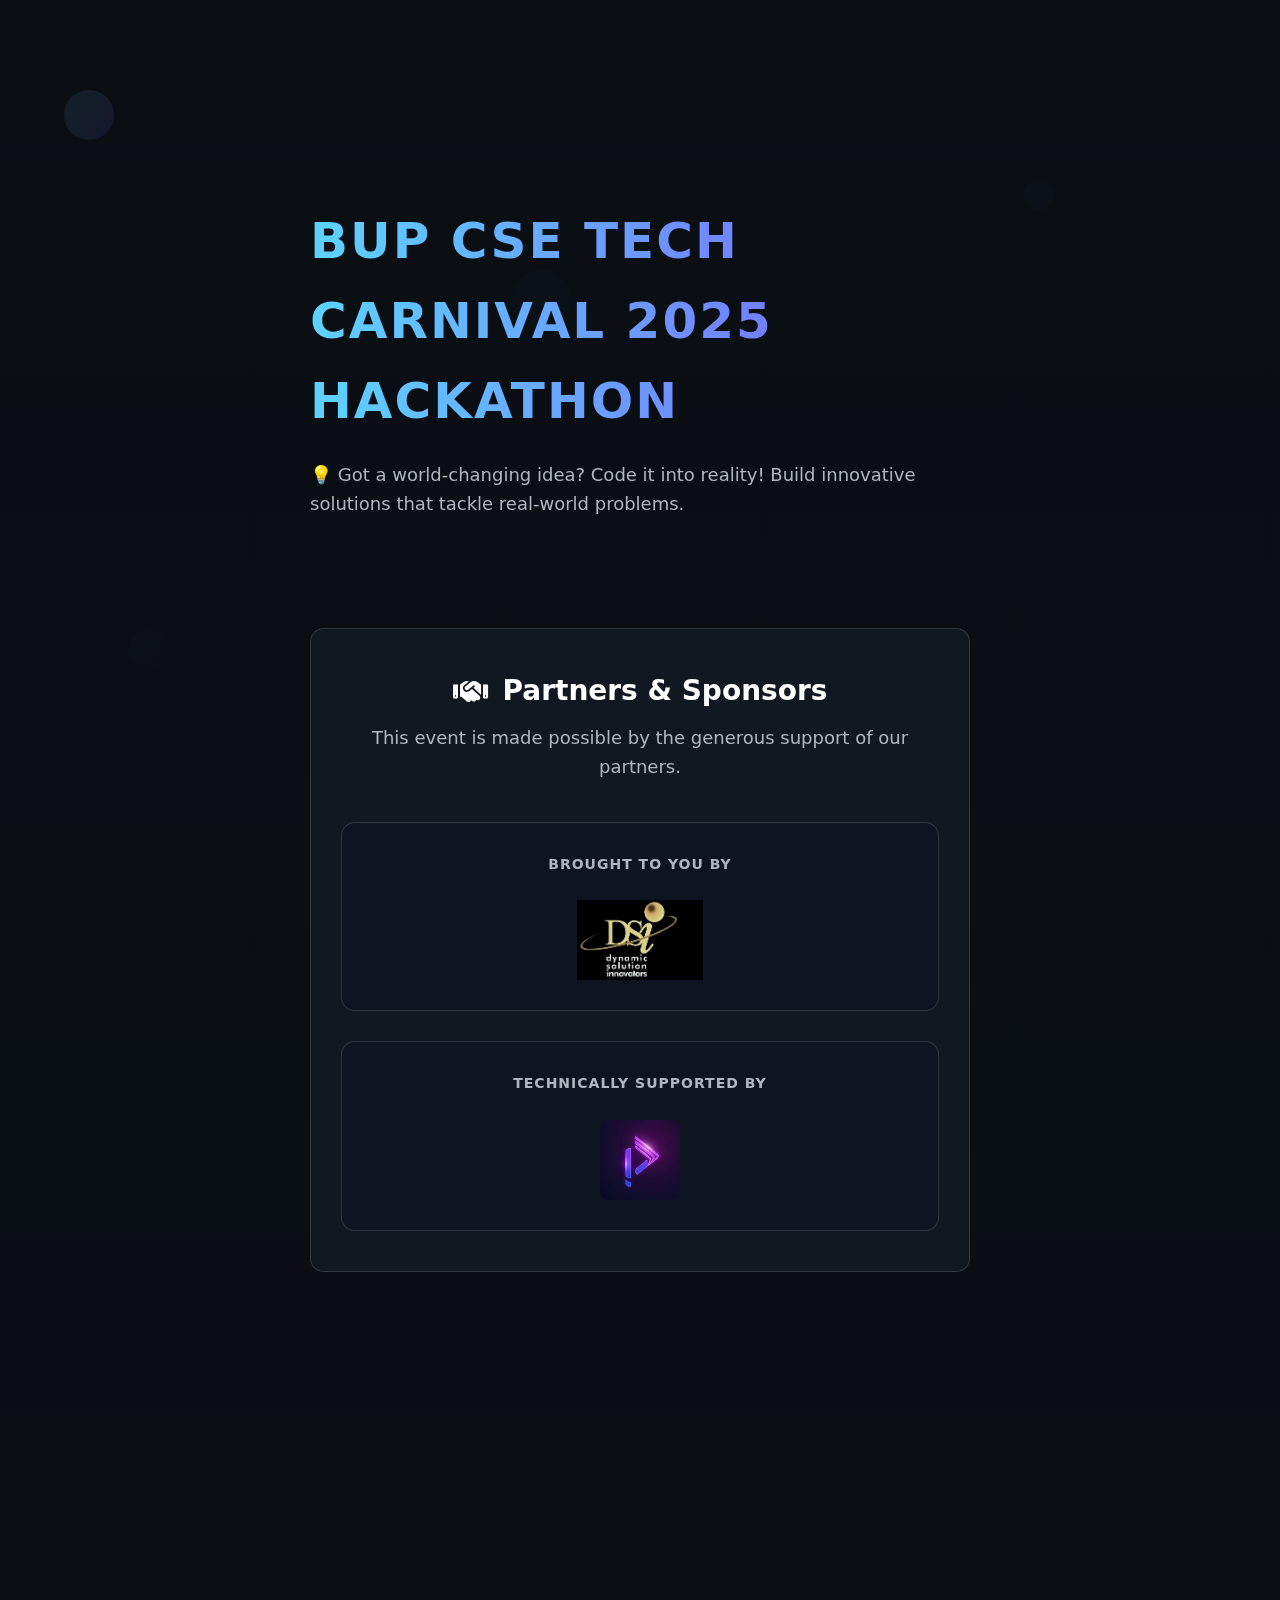
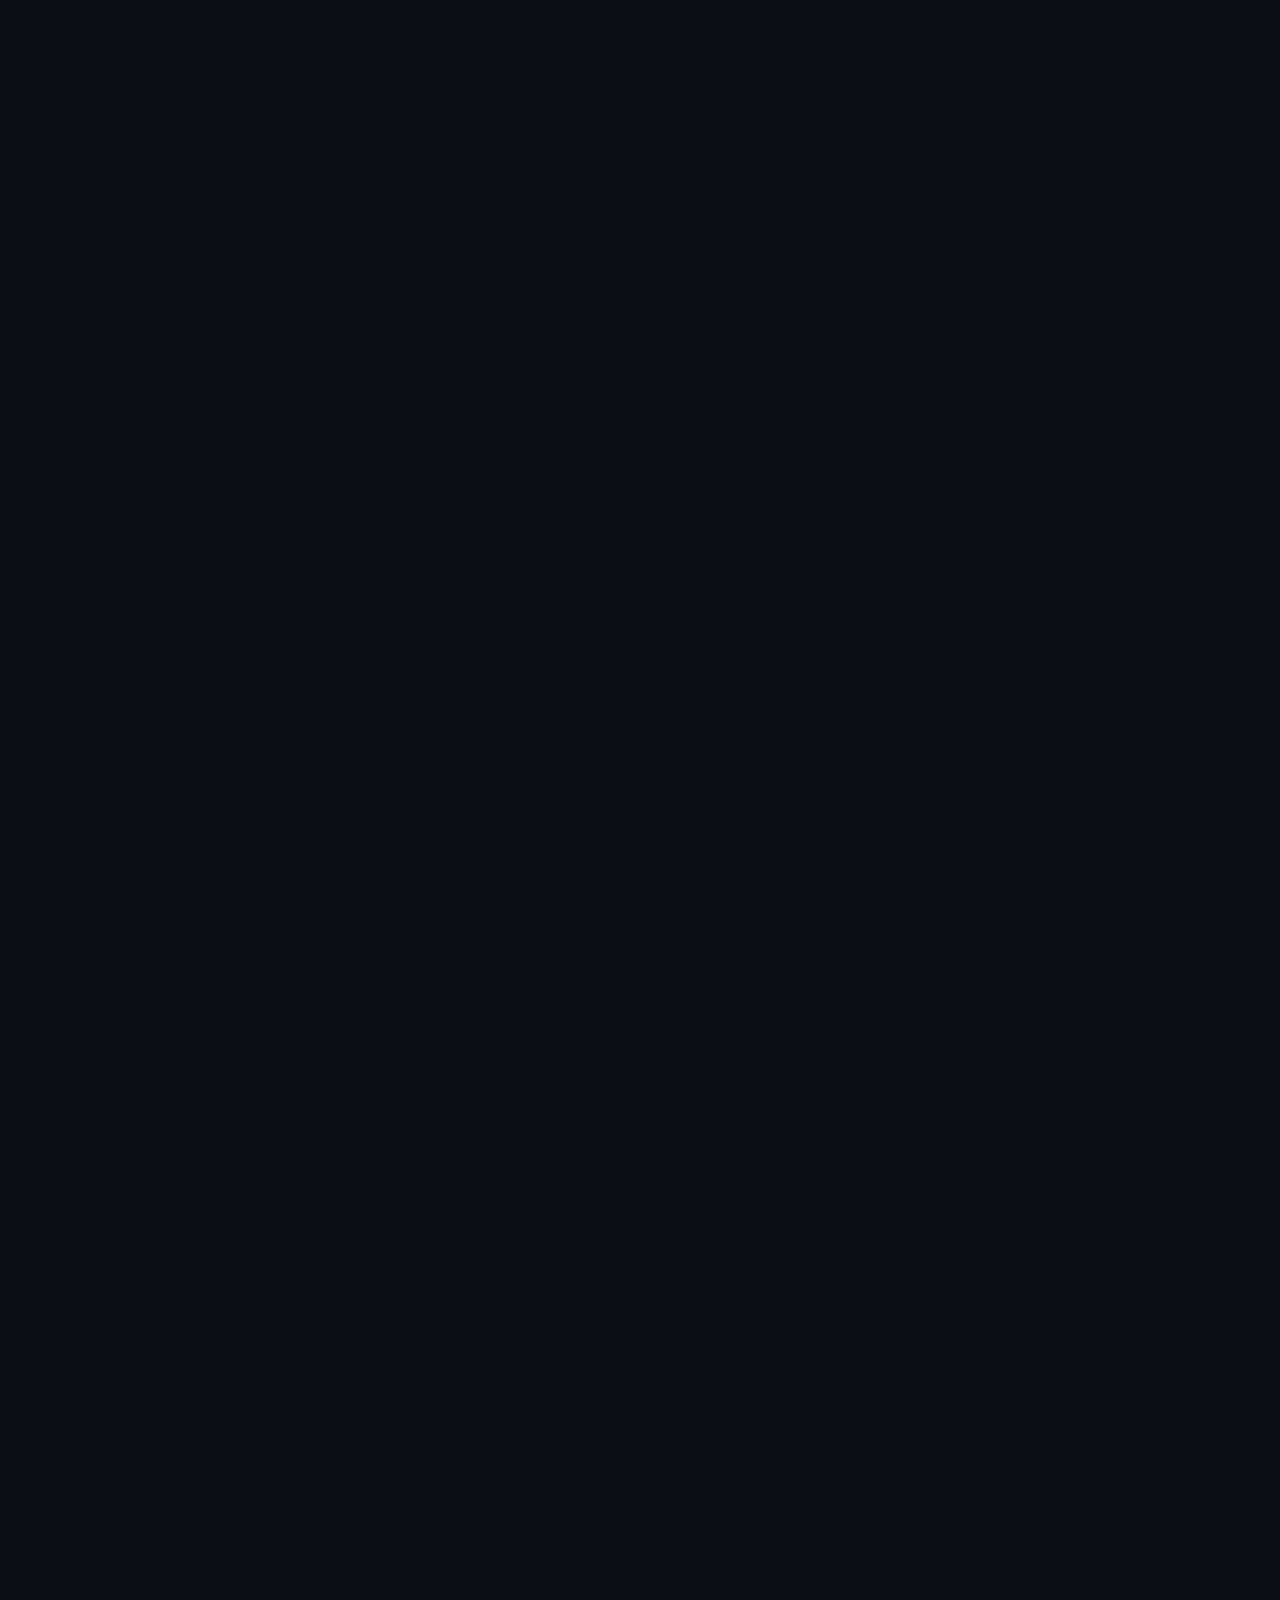
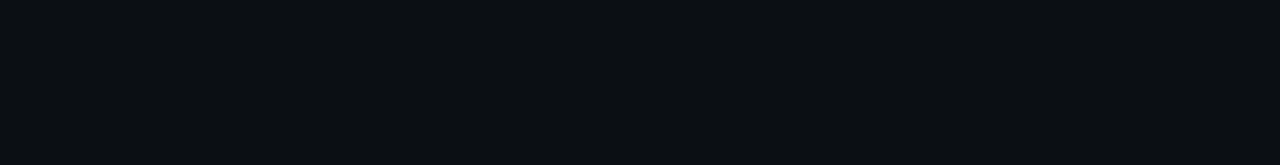
<file: Hackathon_details.html>
<!DOCTYPE html>
<html lang="en">

<head>
    <meta charset="UTF-8">
    <meta name="viewport" content="width=device-width, initial-scale=1.0">
    <title>Hackathon Event Details</title>
    <link rel="stylesheet" href="https://cdnjs.cloudflare.com/ajax/libs/font-awesome/6.4.0/css/all.min.css">
    <link rel="stylesheet" href="./CSS/style.css">
    <style>
        :root {
            --bg: #0b0f14;
            --panel: #111822;
            --panel-2: #0e1520;
            --text: #ffffff;
            --muted: #b0b6c0;
            --accent: #5dd3ff;
            --accent-2: #7c5cff;
            --border: rgba(255, 255, 255, 0.15);
            --shadow: 0 10px 30px rgba(0, 0, 0, .55);
            --radius: 14px;
            --transition: all 0.3s ease;
        }

        * {
            box-sizing: border-box;
            margin: 0;
            padding: 0;
        }

        html {
            scroll-behavior: smooth;
        }

        body {
            font-family: 'Segoe UI', system-ui, -apple-system, Roboto, Helvetica, Arial;
            color: var(--text);
            background: var(--bg);
            line-height: 1.6;
            overflow-x: hidden;
        }

        .container {
            width: min(1200px, 92vw);
            margin-inline: auto;
        }

        .section {
            padding: 80px 0;
            opacity: 0;
            transform: translateY(30px);
            transition: opacity 0.6s ease-out, transform 0.6s ease-out;
        }

        .section.visible {
            opacity: 1;
            transform: translateY(0);
        }

        /* Floating Background Elements */
        .floating-elements {
            position: fixed;
            top: 0;
            left: 0;
            width: 100%;
            height: 100%;
            pointer-events: none;
            z-index: -1;
            overflow: hidden;
        }

        .floating-element {
            position: absolute;
            border-radius: 50%;
            opacity: 0.1;
            background: linear-gradient(135deg, var(--accent), var(--accent-2));
            animation: float 25s infinite linear;
        }

        @keyframes float {
            0% {
                transform: translateY(100vh) rotate(0deg);
            }

            100% {
                transform: translateY(-100vh) rotate(360deg);
            }
        }

        /* Hero Header */
        .hero-header {
            min-height: 60vh;
            display: flex;
            align-items: center;
            justify-content: center;
            text-align: center;
            position: relative;
            padding: 40px 20px;
            background-image: url('https://images.unsplash.com/photo-1542-831371-29b057e54367?crop=entropy&cs=tinysrgb&fit=max&fm=jpg&ixid=M3wzNTkyfDB8MXxzZWFyY2h8MTF8fGNvZGluZ3xlbnwwfHx8fDE3MTI3ODQ2ODZ8MA&ixlib=rb-4.0.3&q=80&w=1080');
            background-size: cover;
            background-position: center;
            background-attachment: fixed;
        }


        .hero-header::before {
            content: '';
            position: absolute;
            top: 0;
            left: 0;
            right: 0;
            bottom: 0;
            background: linear-gradient(180deg, rgba(11, 15, 20, 0.85) 0%, rgba(11, 15, 20, 0.95) 100%);
            z-index: 1;
        }

        .hero-content {
            position: relative;
            z-index: 2;
            animation: fadeInDown 1s ease-out;
        }

        @keyframes fadeInDown {
            from {
                opacity: 0;
                transform: translateY(-20px);
            }

            to {
                opacity: 1;
                transform: translateY(0);
            }
        }

        .hero-content h1 {
            font-size: clamp(36px, 5vw, 50px);
            font-weight: 800;
            text-transform: uppercase;
            letter-spacing: 2px;
            background: linear-gradient(to right, var(--accent), var(--accent-2));
            -webkit-background-clip: text;
            background-clip: text;
            color: transparent;
            margin-bottom: 20px;
        }

        .hero-content p {
            font-size: 18px;
            color: var(--muted);
            max-width: 65ch;
            margin-inline: auto;
            margin-bottom: 30px;
        }

        /* --- NEW, IMPRESSIVE SPONSOR SECTION STYLING --- */

        /* 
  This is the main wrapper for the sponsor block.
  Using max-width and auto margins centers it on the page.
*/
        .sponsors-wrapper {
            max-width: 900px;
            /* Controls the width of the centered block */
            margin-inline: auto;
            /* The magic trick for horizontal centering */
            text-align: center;
            background: var(--panel);
            /* A distinct background to make the section pop */
            border: 1px solid var(--border);
            border-radius: var(--radius);
            padding: 40px 30px;
        }

        /* Styling for the header text within the sponsor block */
        .sponsor-header h2 {
            font-size: 28px;
            color: var(--text);
            display: inline-flex;
            align-items: center;
            gap: 15px;
            margin-bottom: 10px;
        }

        .sponsor-header p {
            color: var(--muted);
            margin-bottom: 40px;
            /* Space between the title and the sponsor cards */
        }

        /* 
  The grid that holds the sponsor cards. It's responsive and will
  stack the cards neatly on smaller screens.
*/
        .sponsors-grid {
            display: grid;
            grid-template-columns: repeat(auto-fit, minmax(300px, 1fr));
            gap: 30px;
            justify-content: center;
        }

        /* 
  The individual card for each sponsor, giving them a premium frame.
*/
        .sponsor-card {
            background: var(--panel-2);
            border: 1px solid var(--border);
            border-radius: var(--radius);
            padding: 30px;
            transition: var(--transition);
        }

        /* A modern hover effect to make the cards feel interactive */
        .sponsor-card:hover {
            transform: translateY(-10px);
            box-shadow: var(--shadow);
            border-color: var(--accent);
        }

        /* Styles the text above the logo (e.g., "Brought to you by") */
        .sponsor-card .sponsor-role {
            text-transform: uppercase;
            font-size: 14px;
            font-weight: 600;
            color: var(--muted);
            letter-spacing: 1px;
            margin-bottom: 25px;
        }

        /* Base styling for the sponsor logos to give them more size */
        .sponsor-card .sponsor-logo {
            max-height: 80px;
            /* Increased height for better visibility */
            width: auto;
            max-width: 80%;
            margin-inline: auto;
            /* Centers the logo within the card */
        }

        /* 
  CRUCIAL STYLE for the DSI logo with a white background.
  This inverts its colors, making the white background disappear
  and the dark logo content appear white.
*/
        .dsi-logo {
            filter: invert(1);
        }

        /* 
  Helpful style for logos that are JPEGs with solid backgrounds.
  This rounds the corners to match the card's design aesthetic.
*/
        .rounded-logo {
            border-radius: 8px;
        }

        .event-content {
            background: var(--panel);
            border: 1px solid var(--border);
            border-radius: var(--radius);
            padding: 40px;
        }

        .detail-section h2 {
            font-size: 32px;
            margin-bottom: 30px;
            color: var(--text);
            display: flex;
            align-items: center;
            gap: 15px;
        }

        .detail-section h2 i {
            color: var(--accent);
            font-size: 28px;
        }

        .detail-grid {
            display: grid;
            grid-template-columns: repeat(auto-fit, minmax(280px, 1fr));
            gap: 30px;
        }

        .theme-grid {
            grid-template-columns: repeat(auto-fit, minmax(320px, 1fr));
        }

        .detail-item {
            background: var(--panel-2);
            padding: 25px;
            border-radius: var(--radius);
            border: 1px solid var(--border);
            transition: var(--transition);
        }

        .detail-item:hover {
            transform: translateY(-8px);
            border-color: var(--accent);
            box-shadow: 0 0 25px rgba(93, 211, 255, 0.2);
        }

        .detail-item h3 {
            font-size: 20px;
            color: var(--accent-2);
            margin-bottom: 10px;
        }

        .detail-item p {
            color: var(--muted);
            font-size: 16px;
        }

        /* Timeline / Schedule */
        .timeline {
            position: relative;
            max-width: 800px;
            margin: 0 auto;
            padding: 20px 0;
        }

        .timeline::before {
            content: '';
            position: absolute;
            left: 20px;
            top: 0;
            bottom: 0;
            width: 3px;
            background: var(--border);
        }

        .timeline-item {
            margin-bottom: 30px;
            position: relative;
            padding-left: 60px;
        }

        .timeline-item:last-child {
            margin-bottom: 0;
        }

        .timeline-dot {
            position: absolute;
            left: 5px;
            top: 5px;
            width: 30px;
            height: 30px;
            border-radius: 50%;
            background: var(--panel);
            border: 3px solid var(--accent);
            display: flex;
            align-items: center;
            justify-content: center;
        }

        .timeline-dot i {
            color: var(--accent);
        }

        .timeline-content {
            background: var(--panel-2);
            padding: 20px;
            border-radius: var(--radius);
            border: 1px solid var(--border);
        }

        .timeline-time {
            font-weight: 700;
            font-size: 18px;
            color: var(--accent-2);
            margin-bottom: 8px;
        }

        .timeline-description {
            color: var(--muted);
        }

        /* CTA Section */
        .cta-section {
            text-align: center;
            background: var(--panel);
            padding: 50px;
            border-radius: var(--radius);
            border: 1px solid var(--border);
        }

        .cta-section h2 {
            margin-bottom: 15px;
        }

        .cta-section p {
            color: var(--muted);
            margin-bottom: 30px;
        }

        .cta-btn {
            display: inline-block;
            padding: 15px 30px;
            background: linear-gradient(to right, var(--accent), var(--accent-2));
            color: var(--bg);
            border-radius: var(--radius);
            font-weight: 700;
            text-transform: uppercase;
            transition: var(--transition);
        }

        .cta-btn:hover {
            transform: translateY(-5px);
            box-shadow: var(--shadow);
        }

        /* Prizes */
        .prizes {
            text-align: center;
        }

        .prize-cards {
            display: flex;
            justify-content: center;
            gap: 30px;
            flex-wrap: wrap;
        }

        .prize-card {
            background: var(--panel-2);
            border: 1px solid var(--border);
            border-radius: var(--radius);
            padding: 30px;
            width: 320px;
            text-align: center;
            transition: var(--transition);
            position: relative;
            overflow: hidden;
        }

        .prize-card::before {
            content: '';
            position: absolute;
            top: 0;
            left: 0;
            width: 100%;
            height: 4px;
            transition: var(--transition);
        }

        .prize-card.champion::before {
            background: linear-gradient(90deg, var(--accent), var(--accent-2));
        }

        .prize-card.runner-up-1::before {
            background: var(--accent-2);
        }

        .prize-card.runner-up-2::before {
            background: var(--accent);
        }

        .prize-card:hover {
            transform: translateY(-10px);
            box-shadow: var(--shadow);
            border-color: var(--accent-2);
        }

        .prize-card h3 {
            font-size: 22px;
            color: var(--muted);
            margin-bottom: 15px;
        }

        .prize-card .amount {
            font-size: 40px;
            font-weight: 700;
            background: linear-gradient(to right, var(--accent), var(--accent-2));
            -webkit-background-clip: text;
            background-clip: text;
            color: transparent;
        }
    </style>
</head>

<body>

    <div class="floating-elements">
        <div class="floating-element" style="width: 50px; height: 50px; top: 10%; left: 5%; animation-duration: 25s;">
        </div>
        <div class="floating-element"
            style="width: 30px; height: 30px; top: 20%; left: 80%; animation-duration: 20s; animation-delay: -5s;">
        </div>
        <div class="floatzing-element"
            style="width: 70px; height: 70px; top: 50%; left: 60%; animation-duration: 30s; animation-delay: -10s;">
        </div>
        <div class="floating-element"
            style="width: 40px; height: 40px; top: 70%; left: 10%; animation-duration: 22s; animation-delay: -15s;">
        </div>
        <div class="floating-element"
            style="width: 60px; height: 60px; top: 30%; left: 40%; animation-duration: 28s; animation-delay: -7s;">
        </div>
    </div>
    <nav class="nav">
        <div class="container nav-inner">
            <a class="brand" href="./index.html"><img src="./image/CPC-main - 96_Tasmin Hasan Fuwad (1).png"
                    alt=""><span>Club Events</span></a>
            <ul>
                <li><a href="#events">Events</a></li>
                <li><a href="#about">About</a></li>
                <li><a href="#contact">Contact</a></li>
            </ul>
            <div class="hamburger">
                <span></span>
                <span></span>
                <span></span>
            </div>
        </div>
    </nav>

    <header class="hero-header with-image">
        <div class="hero-content">
            <h1>BUP CSE Tech Carnival 2025 Hackathon</h1>
            <p>💡 Got a world-changing idea? Code it into reality! Build innovative solutions that tackle real-world
                problems.</p>
            <!-- ====================================
     NEW, IMPRESSIVE SPONSORS SECTION
     ==================================== -->
            <section class="section">
                <!-- This wrapper is key to centering the entire block -->
                <div class="sponsors-wrapper">

                    <!-- Section Title -->
                    <div class="sponsor-header">
                        <h2><i class="fas fa-handshake"></i> Partners & Sponsors</h2>
                        <p>This event is made possible by the generous support of our partners.</p>
                    </div>

                    <!-- Grid for the sponsor cards -->
                    <div class="sponsors-grid">

                        <!-- Sponsor Card 1: DSI -->
                        <div class="sponsor-card">
                            <p class="sponsor-role">Brought to you by</p>
                            <img src="./image/DSI_logo.png" alt="DSI Logo" class="sponsor-logo dsi-logo">
                        </div>

                        <!-- Sponsor Card 2: Programming Hero -->
                        <div class="sponsor-card">
                            <p class="sponsor-role">Technically Supported by</p>
                            <img src="./image/Programming hero logo.jpg" alt="Programming Hero Logo"
                                class="sponsor-logo rounded-logo">
                        </div>

                    </div>
                </div>
            </section>
        </div>
    </header>

    <main>
        <div class="container">

            <section class="section event-content">
                <div class="detail-section">
                    <h2><i class="fas fa-road"></i>The Journey</h2>
                    <div class="detail-grid">
                        <div class="detail-item">
                            <h3>Online Prelims</h3>
                            <p>Submit your groundbreaking idea for FREE. The top 20 teams will advance to the finale!
                            </p>
                        </div>
                        <div class="detail-item">
                            <h3>Onsite Finals</h3>
                            <p>An intense 6-hour buildathon at the BUP campus to bring your idea to life.</p>
                        </div>
                        <div class="detail-item">
                            <h3>Team Size</h3>
                            <p>3-4 Visionaries</p>
                        </div>
                        <div class="detail-item">
                            <h3>Registration Fee</h3>
                            <p>Online: FREE! <br> Onsite: ৳1000 per team</p>
                        </div>
                    </div>
                </div>

                <div class="detail-section" style="margin-top: 50px;">
                    <h2><i class="fas fa-lightbulb"></i>This Year's Challenge Themes</h2>
                    <div class="detail-grid theme-grid">
                        <div class="detail-item">
                            <p>🤖 AI for Business Model, Manufacturing, and Supply Chain</p>
                        </div>
                        <div class="detail-item">
                            <p>🎓 AI for Education</p>
                        </div>
                        <div class="detail-item">
                            <p>♻️ Zero Waste Solution for Communication</p>
                        </div>
                        <div class="detail-item">
                            <p>⚖️ AI for Legal and Justice Access</p>
                        </div>
                        <div class="detail-item">
                            <p>💳 AI for FinTech</p>
                        </div>
                        <div class="detail-item">
                            <p>👥 Workplace Culture</p>
                        </div>
                        <div class="detail-item">
                            <p>⚙️ Business Process Optimization</p>
                        </div>
                    </div>
                </div>
            </section>

            <section class="section" id="schedule">
                <div style="text-align: center; margin-bottom: 40px;">
                    <h2><i class="fas fa-calendar-alt"></i>On-site Finals Timeline (25-09-25)</h2>
                </div>
                <div class="timeline">
                    <div class="timeline-item">
                        <div class="timeline-dot"><i class="fas fa-code"></i></div>
                        <div class="timeline-content">
                            <div class="timeline-time">09:00 AM to 03:00 PM</div>
                            <p class="timeline-description">The final countdown begins! Teams will build, code, and
                                perfect their prototypes with support from mentors.</p>
                        </div>
                    </div>
                </div>
            </section>

            <section class="section cta-section">
                <h2>Ready to Build the Future?</h2>
                <p>The first step to glory is completely FREE! Pick your challenge and submit your idea now.</p>
                <a href=" https://forms.gle/o2TYaXjn7QiRgyTC6" class="cta-btn">Register for Online Prelims</a>
            </section>

            <section class="section prizes">
                <div style="text-align: center; margin-bottom: 40px;">
                    <h2><i class="fas fa-trophy"></i>Prizes & Recognition</h2>
                </div>
                <!-- <div class="prize-cards">
                    <div class="prize-card runner-up-1">
                        <h3>1ST RUNNER UP</h3>
                        <p class="amount">25,000 BDT</p>
                    </div>
                    <div class="prize-card champion">
                        <h3>CHAMPION</h3>
                        <p class="amount">40,000 BDT</p>
                    </div>
                    <div class="prize-card runner-up-2">
                        <h3>2ND RUNNER UP</h3>
                        <p class="amount">15,000 BDT</p>
                    </div>
                </div> -->
                <h1>To Be Announce</h2>

            </section>

        </div>
    </main>

    <script>
        // Floating elements script
        document.addEventListener('DOMContentLoaded', () => {
            const container = document.querySelector('.floating-elements');
            const numElements = 20;
            for (let i = 0; i < numElements; i++) {
                const el = document.createElement('div');
                el.classList.add('floating-element');
                const size = Math.random() * 150 + 20;
                el.style.width = `${size}px`;
                el.style.height = `${size}px`;
                el.style.left = `${Math.random() * 100}%`;
                el.style.top = `${Math.random() * 100 + 100}%`;
                el.style.animationDuration = `${Math.random() * 20 + 15}s`;
                el.style.animationDelay = `${Math.random() * 10}s`;
                container.appendChild(el);
            }
        });

        // Scroll animation script
        const sections = document.querySelectorAll('.section');
        const observer = new IntersectionObserver(entries => {
            entries.forEach(entry => {
                if (entry.isIntersecting) {
                    entry.target.classList.add('visible');
                }
            });
        }, {
            threshold: 0.1
        });
        sections.forEach(section => {
            observer.observe(section);
        });
    </script>
</body>

</html>
</file>
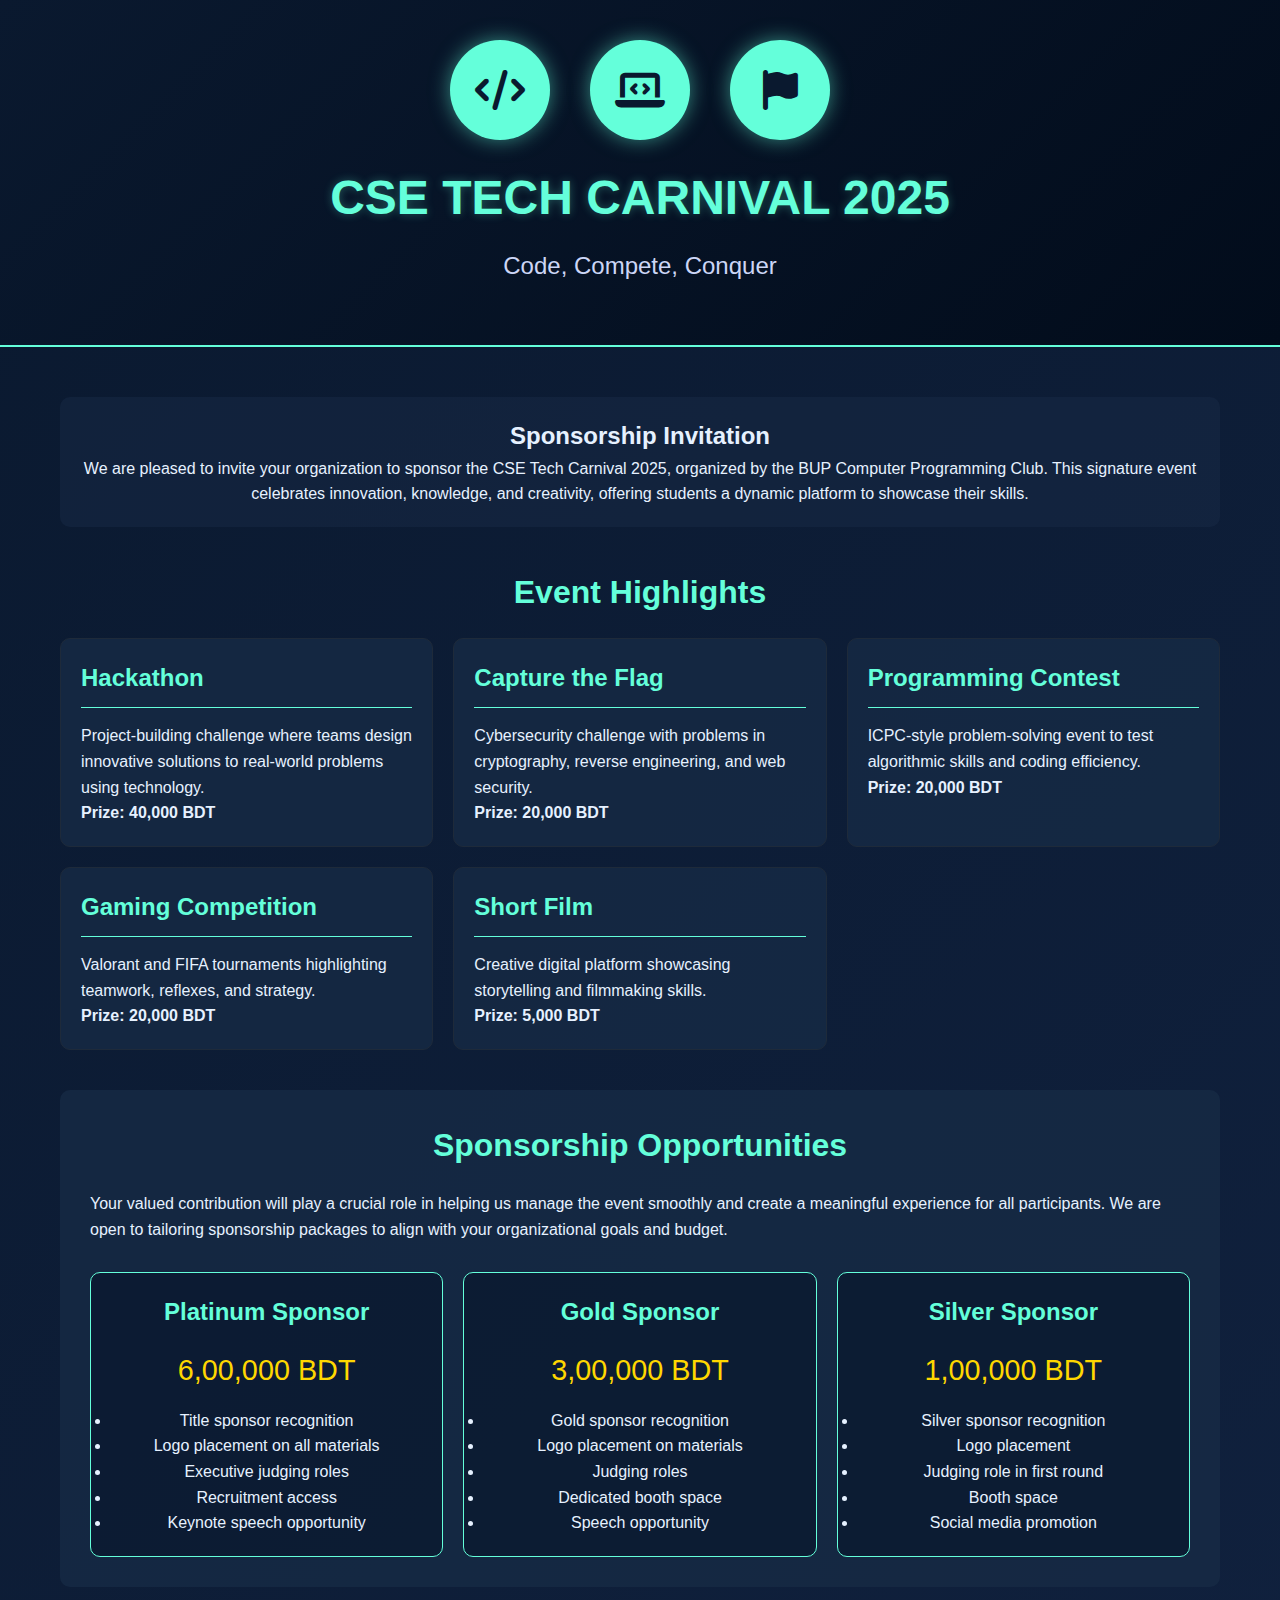
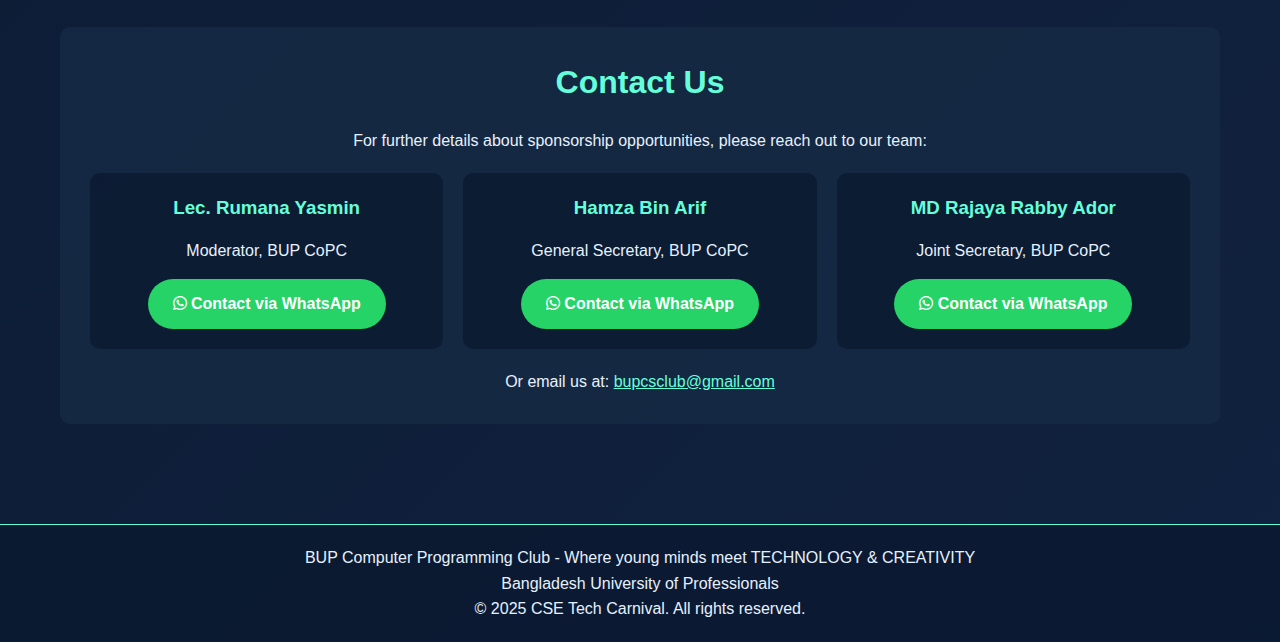
<file: new.html>
<!DOCTYPE html>
<html lang="en">
<head>
    <meta charset="UTF-8">
    <meta name="viewport" content="width=device-width, initial-scale=1.0">
    <title>CSE Tech Carnival 2025 - BUP Computer Programming Club</title>
    <link rel="stylesheet" href="https://cdnjs.cloudflare.com/ajax/libs/font-awesome/6.4.0/css/all.min.css">
    <style>
        * {
            margin: 0;
            padding: 0;
            box-sizing: border-box;
            font-family: 'Segoe UI', Tahoma, Geneva, Verdana, sans-serif;
        }
        
        body {
            background: linear-gradient(135deg, #0a192f 0%, #112240 100%);
            color: #e6f1ff;
            line-height: 1.6;
        }
        
        .container {
            max-width: 1200px;
            margin: 0 auto;
            padding: 20px;
        }
        
        header {
            text-align: center;
            padding: 40px 0;
            background: linear-gradient(135deg, #0a192f 0%, #020c1b 100%);
            border-bottom: 2px solid #64ffda;
            margin-bottom: 30px;
        }
        
        .logo-container {
            display: flex;
            justify-content: center;
            align-items: center;
            margin-bottom: 20px;
        }
        
        .logo {
            width: 100px;
            height: 100px;
            background: #64ffda;
            border-radius: 50%;
            display: flex;
            justify-content: center;
            align-items: center;
            margin: 0 20px;
            box-shadow: 0 0 20px rgba(100, 255, 218, 0.5);
        }
        
        .logo i {
            font-size: 40px;
            color: #0a192f;
        }
        
        h1 {
            font-size: 3rem;
            margin-bottom: 10px;
            color: #64ffda;
            text-shadow: 0 0 10px rgba(100, 255, 218, 0.3);
        }
        
        .tagline {
            font-size: 1.5rem;
            margin-bottom: 20px;
            color: #ccd6f6;
        }
        
        .intro {
            text-align: center;
            margin-bottom: 40px;
            padding: 20px;
            background: rgba(23, 42, 69, 0.5);
            border-radius: 10px;
        }
        
        .sections {
            display: grid;
            grid-template-columns: repeat(auto-fit, minmax(300px, 1fr));
            gap: 20px;
            margin-bottom: 40px;
        }
        
        .card {
            background: rgba(23, 42, 69, 0.8);
            border-radius: 10px;
            padding: 20px;
            transition: transform 0.3s ease;
            border: 1px solid #1e2a3a;
        }
        
        .card:hover {
            transform: translateY(-5px);
            box-shadow: 0 10px 20px rgba(0, 0, 0, 0.2);
        }
        
        .card h3 {
            color: #64ffda;
            margin-bottom: 15px;
            font-size: 1.5rem;
            border-bottom: 1px solid #64ffda;
            padding-bottom: 10px;
        }
        
        .event-details {
            margin-bottom: 40px;
        }
        
        .event-details h2 {
            color: #64ffda;
            margin-bottom: 20px;
            text-align: center;
            font-size: 2rem;
        }
        
        .sponsorship {
            background: rgba(23, 42, 69, 0.8);
            padding: 30px;
            border-radius: 10px;
            margin-bottom: 40px;
        }
        
        .sponsorship h2 {
            color: #64ffda;
            margin-bottom: 20px;
            text-align: center;
            font-size: 2rem;
        }
        
        .sponsor-levels {
            display: grid;
            grid-template-columns: repeat(auto-fit, minmax(300px, 1fr));
            gap: 20px;
            margin-top: 30px;
        }
        
        .sponsor-card {
            background: rgba(10, 25, 47, 0.8);
            border-radius: 10px;
            padding: 20px;
            text-align: center;
            border: 1px solid #64ffda;
        }
        
        .sponsor-card h3 {
            color: #64ffda;
            margin-bottom: 15px;
            font-size: 1.5rem;
        }
        
        .price {
            font-size: 1.8rem;
            color: #ffd700;
            margin-bottom: 15px;
        }
        
        .contact {
            text-align: center;
            padding: 30px;
            background: rgba(23, 42, 69, 0.8);
            border-radius: 10px;
            margin-bottom: 40px;
        }
        
        .contact h2 {
            color: #64ffda;
            margin-bottom: 20px;
            font-size: 2rem;
        }
        
        .contact-info {
            display: grid;
            grid-template-columns: repeat(auto-fit, minmax(250px, 1fr));
            gap: 20px;
            margin-top: 20px;
        }
        
        .contact-card {
            background: rgba(10, 25, 47, 0.8);
            padding: 20px;
            border-radius: 10px;
            text-align: center;
        }
        
        .contact-card h3 {
            color: #64ffda;
            margin-bottom: 15px;
        }
        
        .whatsapp-btn {
            display: inline-block;
            background: #25D366;
            color: white;
            padding: 12px 25px;
            border-radius: 50px;
            text-decoration: none;
            font-weight: bold;
            margin-top: 15px;
            transition: background 0.3s ease;
        }
        
        .whatsapp-btn:hover {
            background: #128C7E;
        }
        
        footer {
            text-align: center;
            padding: 20px;
            background: rgba(10, 25, 47, 0.8);
            border-top: 1px solid #64ffda;
            margin-top: 40px;
        }
        
        @media (max-width: 768px) {
            h1 {
                font-size: 2rem;
            }
            
            .tagline {
                font-size: 1.2rem;
            }
            
            .sections, .sponsor-levels, .contact-info {
                grid-template-columns: 1fr;
            }
        }
    </style>
</head>
<body>
    <header>
        <div class="logo-container">
            <div class="logo">
                <i class="fas fa-code"></i>
            </div>
            <div class="logo">
                <i class="fas fa-laptop-code"></i>
            </div>
            <div class="logo">
                <i class="fas fa-flag"></i>
            </div>
        </div>
        <h1>CSE TECH CARNIVAL 2025</h1>
        <div class="tagline">Code, Compete, Conquer</div>
    </header>

    <div class="container">
        <section class="intro">
            <h2>Sponsorship Invitation</h2>
            <p>We are pleased to invite your organization to sponsor the CSE Tech Carnival 2025, organized by the BUP Computer Programming Club. This signature event celebrates innovation, knowledge, and creativity, offering students a dynamic platform to showcase their skills.</p>
        </section>

        <section class="event-details">
            <h2>Event Highlights</h2>
            <div class="sections">
                <div class="card">
                    <h3>Hackathon</h3>
                    <p>Project-building challenge where teams design innovative solutions to real-world problems using technology.</p>
                    <p><strong>Prize: 40,000 BDT</strong></p>
                </div>
                <div class="card">
                    <h3>Capture the Flag</h3>
                    <p>Cybersecurity challenge with problems in cryptography, reverse engineering, and web security.</p>
                    <p><strong>Prize: 20,000 BDT</strong></p>
                </div>
                <div class="card">
                    <h3>Programming Contest</h3>
                    <p>ICPC-style problem-solving event to test algorithmic skills and coding efficiency.</p>
                    <p><strong>Prize: 20,000 BDT</strong></p>
                </div>
                <div class="card">
                    <h3>Gaming Competition</h3>
                    <p>Valorant and FIFA tournaments highlighting teamwork, reflexes, and strategy.</p>
                    <p><strong>Prize: 20,000 BDT</strong></p>
                </div>
                <div class="card">
                    <h3>Short Film</h3>
                    <p>Creative digital platform showcasing storytelling and filmmaking skills.</p>
                    <p><strong>Prize: 5,000 BDT</strong></p>
                </div>
            </div>
        </section>

        <section class="sponsorship">
            <h2>Sponsorship Opportunities</h2>
            <p>Your valued contribution will play a crucial role in helping us manage the event smoothly and create a meaningful experience for all participants. We are open to tailoring sponsorship packages to align with your organizational goals and budget.</p>
            
            <div class="sponsor-levels">
                <div class="sponsor-card">
                    <h3>Platinum Sponsor</h3>
                    <div class="price">6,00,000 BDT</div>
                    <ul>
                        <li>Title sponsor recognition</li>
                        <li>Logo placement on all materials</li>
                        <li>Executive judging roles</li>
                        <li>Recruitment access</li>
                        <li>Keynote speech opportunity</li>
                    </ul>
                </div>
                <div class="sponsor-card">
                    <h3>Gold Sponsor</h3>
                    <div class="price">3,00,000 BDT</div>
                    <ul>
                        <li>Gold sponsor recognition</li>
                        <li>Logo placement on materials</li>
                        <li>Judging roles</li>
                        <li>Dedicated booth space</li>
                        <li>Speech opportunity</li>
                    </ul>
                </div>
                <div class="sponsor-card">
                    <h3>Silver Sponsor</h3>
                    <div class="price">1,00,000 BDT</div>
                    <ul>
                        <li>Silver sponsor recognition</li>
                        <li>Logo placement</li>
                        <li>Judging role in first round</li>
                        <li>Booth space</li>
                        <li>Social media promotion</li>
                    </ul>
                </div>
            </div>
        </section>

        <section class="contact">
            <h2>Contact Us</h2>
            <p>For further details about sponsorship opportunities, please reach out to our team:</p>
            
            <div class="contact-info">
                <div class="contact-card">
                    <h3>Lec. Rumana Yasmin</h3>
                    <p>Moderator, BUP CoPC</p>
                    <a href="https://wa.me/01769021847" class="whatsapp-btn">
                        <i class="fab fa-whatsapp"></i> Contact via WhatsApp
                    </a>
                </div>
                <div class="contact-card">
                    <h3>Hamza Bin Arif</h3>
                    <p>General Secretary, BUP CoPC</p>
                    <a href="https://wa.me/01681483331" class="whatsapp-btn">
                        <i class="fab fa-whatsapp"></i> Contact via WhatsApp
                    </a>
                </div>
                <div class="contact-card">
                    <h3>MD Rajaya Rabby Ador</h3>
                    <p>Joint Secretary, BUP CoPC</p>
                    <a href="https://wa.me/01616415565" class="whatsapp-btn">
                        <i class="fab fa-whatsapp"></i> Contact via WhatsApp
                    </a>
                </div>
            </div>
            
            <p style="margin-top: 20px;">Or email us at: <a href="mailto:bupcsclub@gmail.com" style="color: #64ffda;">bupcsclub@gmail.com</a></p>
        </section>
    </div>

    <footer>
        <p>BUP Computer Programming Club - Where young minds meet TECHNOLOGY & CREATIVITY</p>
        <p>Bangladesh University of Professionals</p>
        <p>© 2025 CSE Tech Carnival. All rights reserved.</p>
    </footer>
</body>
</html>
</file>
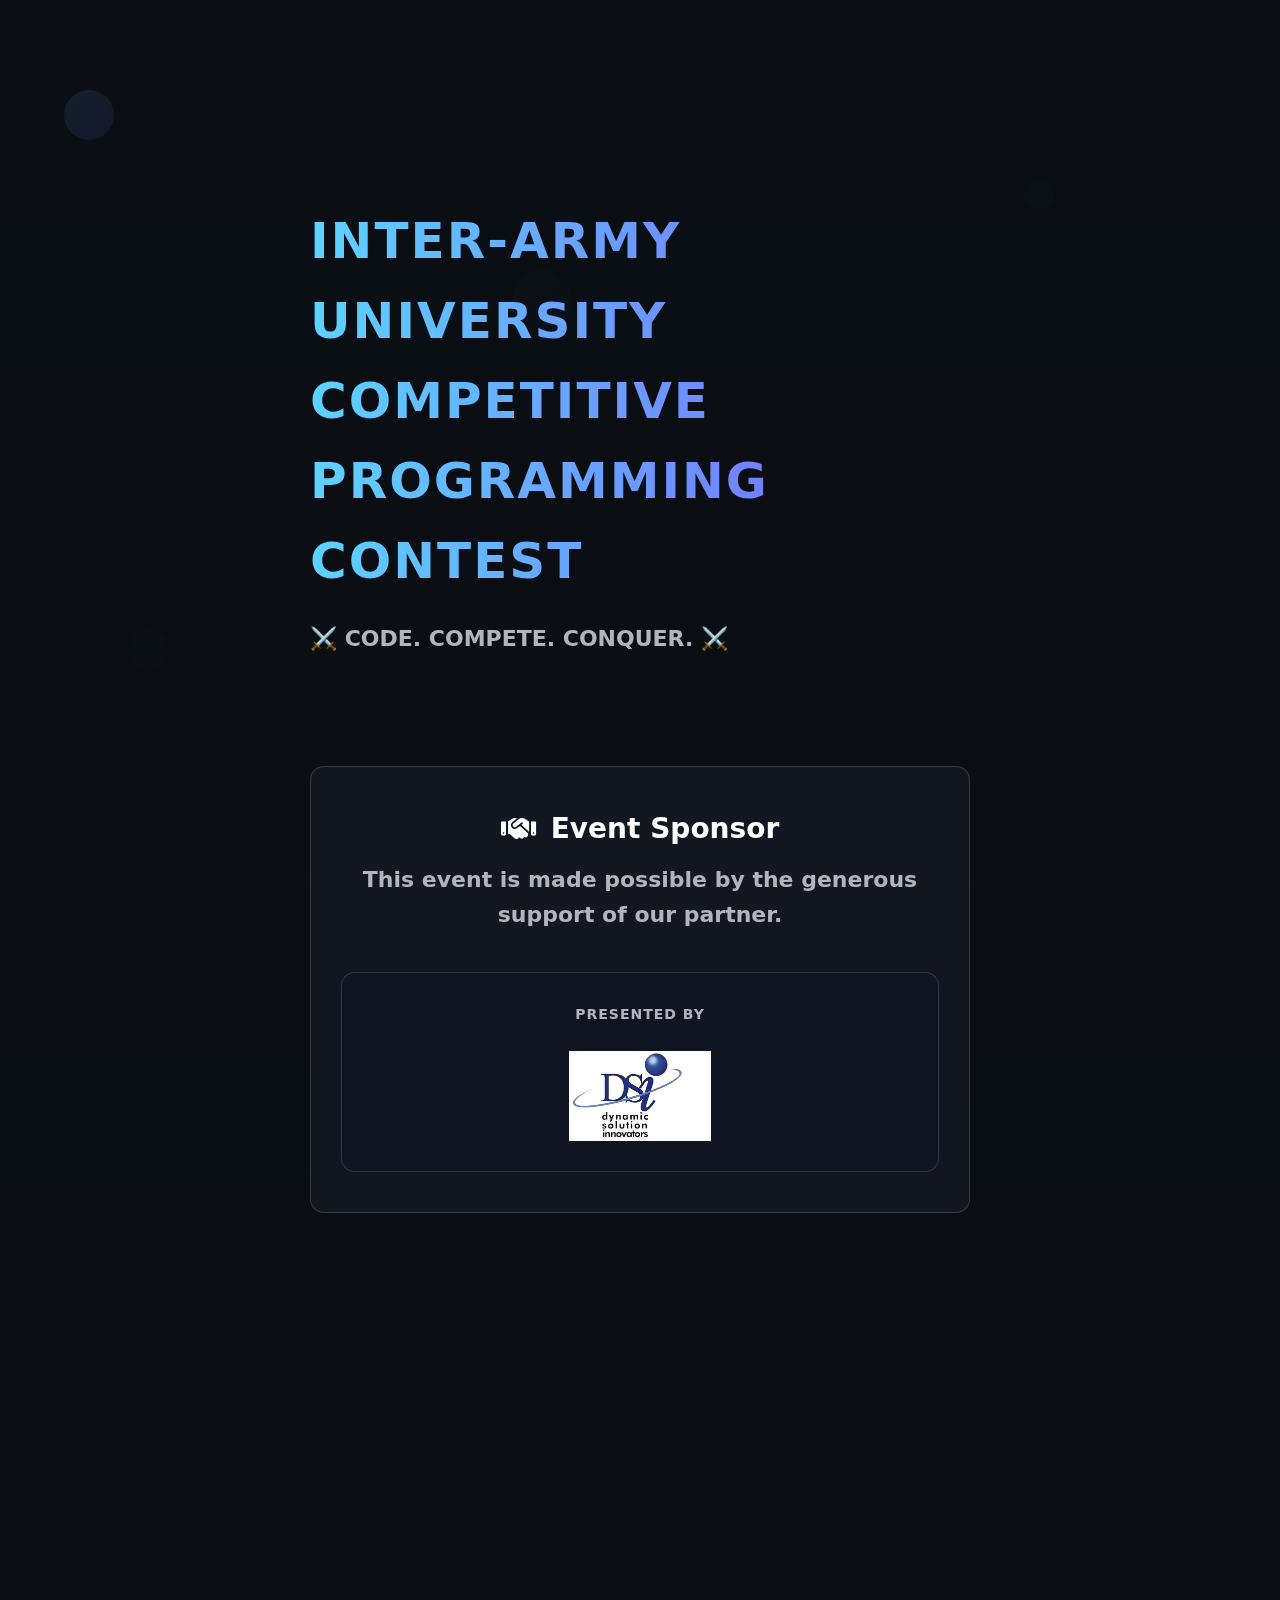
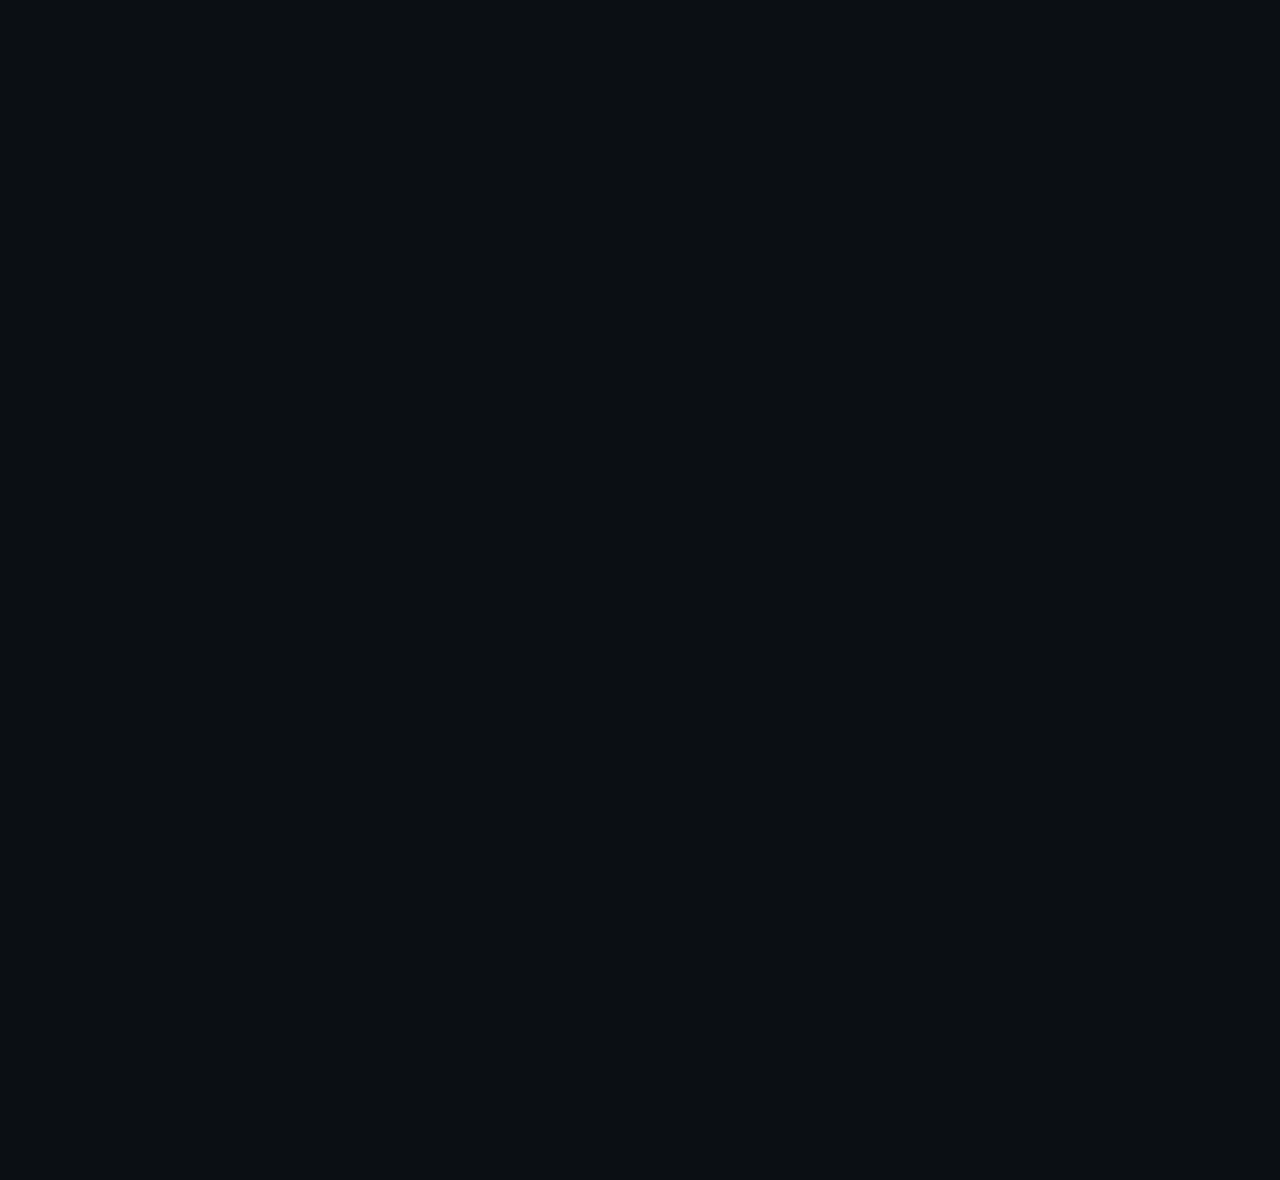
<file: Programming_details.html>
<!DOCTYPE html>
<html lang="en">

<head>
    <meta charset="UTF-8">
    <meta name="viewport" content="width=device-width, initial-scale=1.0">
    <title>Programming Contest Details</title>
    <link rel="stylesheet" href="https://cdnjs.cloudflare.com/ajax/libs/font-awesome/6.4.0/css/all.min.css">
    <link rel="stylesheet" href="./CSS/style.css">
    <style>
        :root {
            --bg: #0b0f14;
            --panel: #111822;
            --panel-2: #0e1520;
            --text: #ffffff;
            --muted: #b0b6c0;
            --accent: #5dd3ff;
            --accent-2: #7c5cff;
            --border: rgba(255, 255, 255, 0.15);
            --shadow: 0 10px 30px rgba(0, 0, 0, .55);
            --radius: 14px;
            --transition: all 0.3s ease;
        }

        * {
            box-sizing: border-box;
            margin: 0;
            padding: 0;
        }

        html {
            scroll-behavior: smooth;
        }

        body {
            font-family: 'Segoe UI', system-ui, -apple-system, Roboto, Helvetica, Arial;
            color: var(--text);
            background: var(--bg);
            line-height: 1.6;
            overflow-x: hidden;
        }

        .container {
            width: min(1200px, 92vw);
            margin-inline: auto;
        }


        .section {
            padding: 80px 0;
            opacity: 0;
            transform: translateY(30px);
            transition: opacity 0.6s ease-out, transform 0.6s ease-out;
        }

        .section.visible {
            opacity: 1;
            transform: translateY(0);
        }

        /* Floating Background Elements */
        .floating-elements {
            position: fixed;
            top: 0;
            left: 0;
            width: 100%;
            height: 100%;
            pointer-events: none;
            z-index: -1;
            overflow: hidden;
        }

        .floating-element {
            position: absolute;
            border-radius: 50%;
            opacity: 0.1;
            background: linear-gradient(135deg, var(--accent), var(--accent-2));
            animation: float 25s infinite linear;
        }

        @keyframes float {
            0% {
                transform: translateY(100vh) rotate(0deg);
            }

            100% {
                transform: translateY(-100vh) rotate(360deg);
            }
        }

        /* Hero Header */
        .hero-header {
            min-height: 60vh;
            display: flex;
            align-items: center;
            justify-content: center;
            text-align: center;
            position: relative;
            padding: 40px 20px;
            background-image: url('https://images.unsplash.com/photo-1515879218367-8466d910aaa4?ixid=MnwxMjA3fDB8MHxwaG90by1wYWdlfHx8fGVufDB8fHx8&ixlib=rb-1.2.1&auto=format&fit=crop&w=1050&q=80');
            background-size: cover;
            background-position: center;
            background-attachment: fixed;
        }

        .hero-header::before {
            content: '';
            position: absolute;
            top: 0;
            left: 0;
            right: 0;
            bottom: 0;
            background: linear-gradient(180deg, rgba(11, 15, 20, 0.85) 0%, rgba(11, 15, 20, 0.95) 100%);
            z-index: 1;
        }

        .hero-content {
            position: relative;
            z-index: 2;
            animation: fadeInDown 1s ease-out;
        }

        @keyframes fadeInDown {
            from {
                opacity: 0;
                transform: translateY(-20px);
            }

            to {
                opacity: 1;
                transform: translateY(0);
            }
        }

        .hero-content h1 {
            font-size: clamp(32px, 5vw, 50px);
            font-weight: 800;
            text-transform: uppercase;
            letter-spacing: 2px;
            background: linear-gradient(to right, var(--accent), var(--accent-2));
            -webkit-background-clip: text;
            background-clip: text;
            color: transparent;
            margin-bottom: 20px;
        }

        .hero-content p {
            font-size: 22px;
            font-weight: 600;
            color: var(--muted);
            max-width: 65ch;
            margin-inline: auto;
            margin-bottom: 30px;
        }

        /* --- NEW, IMPRESSIVE SPONSOR SECTION STYLING --- */

        /* 
  This is the main wrapper for the sponsor block.
  By giving it a max-width and using auto margins, we center it perfectly.
*/
        .sponsors-wrapper {
            max-width: 800px;
            /* Controls the width of the centered block */
            margin-inline: auto;
            /* The magic trick for horizontal centering */
            text-align: center;
            background: var(--panel);
            /* A slightly different background to make it stand out */
            border: 1px solid var(--border);
            border-radius: var(--radius);
            padding: 40px 30px;
        }

        /* Styling for the header text within the sponsor block */
        .sponsor-header h2 {
            font-size: 28px;
            color: var(--text);
            display: inline-flex;
            align-items: center;
            gap: 15px;
            margin-bottom: 10px;
        }

        .sponsor-header p {
            color: var(--muted);
            margin-bottom: 40px;
            /* Creates space between the title and the logo card */
        }

        /* 
  The card that contains the sponsor logo.
  It provides a clean frame for the logo itself.
*/
        .sponsor-card {
            background: var(--panel-2);
            border: 1px solid var(--border);
            border-radius: var(--radius);
            padding: 30px;
        }

        /* Styles the text above the logo (e.g., "Presented By") */
        .sponsor-card .sponsor-role {
            text-transform: uppercase;
            font-size: 14px;
            font-weight: 600;
            color: var(--muted);
            letter-spacing: 1px;
            margin-bottom: 25px;
        }

        /* Base styling for the sponsor logo */
        .sponsor-card .sponsor-logo {
            max-height: 90px;
            /* Increased height for much better visibility */
            width: auto;
            max-width: 80%;
            margin-inline: auto;
        }



        .event-content {
            background: var(--panel);
            border: 1px solid var(--border);
            border-radius: var(--radius);
            padding: 40px;
        }

        .detail-section h2 {
            font-size: 32px;
            margin-bottom: 30px;
            color: var(--text);
            display: flex;
            align-items: center;
            gap: 15px;
        }

        .detail-section h2 i {
            color: var(--accent);
            font-size: 28px;
        }

        .detail-grid {
            display: grid;
            grid-template-columns: repeat(auto-fit, minmax(280px, 1fr));
            gap: 30px;
        }

        .detail-item {
            background: var(--panel-2);
            padding: 25px;
            border-radius: var(--radius);
            border: 1px solid var(--border);
            transition: var(--transition);
        }

        .detail-item:hover {
            transform: translateY(-8px);
            border-color: var(--accent);
            box-shadow: 0 0 25px rgba(93, 211, 255, 0.2);
        }

        .detail-item h3 {
            font-size: 20px;
            color: var(--accent-2);
            margin-bottom: 10px;
        }

        .detail-item p {
            color: var(--muted);
            font-size: 16px;
        }

        /* CTA Section */
        .cta-section {
            text-align: center;
            background: var(--panel);
            padding: 50px;
            border-radius: var(--radius);
            border: 1px solid var(--border);
        }

        .cta-section h2 {
            margin-bottom: 15px;
        }

        .cta-section p {
            color: var(--muted);
            margin-bottom: 30px;
        }

        .cta-btn {
            display: inline-block;
            padding: 15px 30px;
            background: linear-gradient(to right, var(--accent), var(--accent-2));
            color: var(--bg);
            border-radius: var(--radius);
            font-weight: 700;
            text-transform: uppercase;
            transition: var(--transition);
            text-decoration: none;
        }

        .cta-btn:hover {
            transform: translateY(-5px);
            box-shadow: var(--shadow);
        }

        /* Timeline / Schedule */
        .timeline {
            position: relative;
            max-width: 800px;
            margin: 0 auto;
            padding: 20px 0;
        }

        .timeline::before {
            content: '';
            position: absolute;
            left: 20px;
            top: 0;
            bottom: 0;
            width: 3px;
            background: var(--border);
        }

        .timeline-item {
            margin-bottom: 30px;
            position: relative;
            padding-left: 60px;
        }

        .timeline-item:last-child {
            margin-bottom: 0;
        }

        .timeline-dot {
            position: absolute;
            left: 5px;
            top: 5px;
            width: 30px;
            height: 30px;
            border-radius: 50%;
            background: var(--panel);
            border: 3px solid var(--accent);
            display: flex;
            align-items: center;
            justify-content: center;
        }

        .timeline-dot i {
            color: var(--accent);
        }

        .timeline-content {
            background: var(--panel-2);
            padding: 20px;
            border-radius: var(--radius);
            border: 1px solid var(--border);
        }

        .timeline-time {
            font-weight: 700;
            font-size: 18px;
            color: var(--accent-2);
            margin-bottom: 8px;
        }

        .timeline-description {
            color: var(--muted);
        }

        /* Prizes */
        .prizes {
            text-align: center;
        }

        .prize-cards {
            display: flex;
            justify-content: center;
            gap: 30px;
            flex-wrap: wrap;
        }

        .prize-card {
            background: var(--panel-2);
            border: 1px solid var(--border);
            border-radius: var(--radius);
            padding: 30px;
            width: 320px;
            text-align: center;
            transition: var(--transition);
            position: relative;
            overflow: hidden;
        }

        .prize-card::before {
            content: '';
            position: absolute;
            top: 0;
            left: 0;
            width: 100%;
            height: 4px;
            transition: var(--transition);
        }

        .prize-card.champion::before {
            background: linear-gradient(90deg, var(--accent), var(--accent-2));
        }

        .prize-card.runner-up-1::before {
            background: var(--accent-2);
        }

        .prize-card.runner-up-2::before {
            background: var(--accent);
        }

        .prize-card:hover {
            transform: translateY(-10px);
            box-shadow: var(--shadow);
            border-color: var(--accent-2);
        }

        .prize-card h3 {
            font-size: 22px;
            color: var(--muted);
            margin-bottom: 15px;
        }

        .prize-card .amount {
            font-size: 40px;
            font-weight: 700;
            background: linear-gradient(to right, var(--accent), var(--accent-2));
            -webkit-background-clip: text;
            background-clip: text;
            color: transparent;
        }
    </style>
    <!-- <link rel="stylesheet" href="./CSS/style.css"> -->

</head>

<body>

    <div class="floating-elements">
        <div class="floating-element" style="width: 50px; height: 50px; top: 10%; left: 5%; animation-duration: 25s;">
        </div>
        <div class="floating-element"
            style="width: 30px; height: 30px; top: 20%; left: 80%; animation-duration: 20s; animation-delay: -5s;">
        </div>
        <div class="floatzing-element"
            style="width: 70px; height: 70px; top: 50%; left: 60%; animation-duration: 30s; animation-delay: -10s;">
        </div>
        <div class="floating-element"
            style="width: 40px; height: 40px; top: 70%; left: 10%; animation-duration: 22s; animation-delay: -15s;">
        </div>
        <div class="floating-element"
            style="width: 60px; height: 60px; top: 30%; left: 40%; animation-duration: 28s; animation-delay: -7s;">
        </div>
    </div>
    <nav class="nav">
        <div class="container nav-inner">
            <a class="brand" href="./index.html"><img src="./image/CPC-main - 96_Tasmin Hasan Fuwad (1).png"
                    alt=""><span>Club Events</span></a>
            <ul>
                <li><a href="#events">Events</a></li>
                <li><a href="#about">About</a></li>
                <li><a href="#contact">Contact</a></li>
            </ul>
            <div class="hamburger">
                <span></span>
                <span></span>
                <span></span>
            </div>
        </div>
    </nav>

    


    <header class="hero-header">
        <div class="hero-content">
            <h1>Inter-Army University Competitive Programming Contest</h1>
            <p>⚔️ CODE. COMPETE. CONQUER. ⚔️</p>
            <!-- ====================================
     NEW, IMPRESSIVE SPONSOR SECTION
     ==================================== -->
            <section class="section">
                <!-- This wrapper is key to centering the entire block -->
                <div class="sponsors-wrapper">

                    <!-- Section Title -->
                    <div class="sponsor-header">
                        <h2><i class="fas fa-handshake"></i> Event Sponsor</h2>
                        <p>This event is made possible by the generous support of our partner.</p>
                    </div>

                    <!-- Single Sponsor Card -->
                    <div class="sponsor-card">
                        <p class="sponsor-role">Presented By</p>
                        <img src="./image/DSI_logo.png" alt="DSI Logo" class="sponsor-logo dsi-logo">
                    </div>

                </div>
            </section>
        </div>
    </header>

    <main>
        <div class="container">

            <section class="section event-content">
                <div class="detail-section">
                    <h2><i class="fas fa-laptop-code"></i>Event Details</h2>
                    <div class="detail-grid">
                        <div class="detail-item">
                            <h3>Format</h3>
                            <p>Onsite Finals at BUP</p>
                        </div>
                        <div class="detail-item">
                            <h3>Contest Duration</h3>
                            <p>A thrilling 5-hour marathon</p>
                        </div>
                        <div class="detail-item">
                            <h3>Team Size</h3>
                            <p>3 Warriors</p>
                        </div>
                        <div class="detail-item">
                            <h3>Slots</h3>
                            <p>Limited to 30 teams</p>
                        </div>
                        <div class="detail-item">
                            <h3>Registration Fee</h3>
                            <p>৳600 per team</p>
                        </div>
                    </div>
                </div>

            </section>

            <section class="section" id="schedule">
                <div style="text-align: center; margin-bottom: 40px;">
                    <h2><i class="fas fa-calendar-alt"></i>Event Timeline (September 25, 2025)</h2>
                </div>
                <div class="timeline">
                    <div class="timeline-item">
                        <div class="timeline-dot"><i class="fas fa-keyboard"></i></div>
                        <div class="timeline-content">
                            <div class="timeline-time">09:00 AM to 02:00 PM (5 hrours)</div>
                            <p class="timeline-description">The main programming contest begins. Teams will solve a set
                                of complex problems in a high-pressure environment.</p>
                        </div>
                    </div>
                </div>
            </section>

            <section class="section cta-section">
                <h2>Will your team have what it takes to win?</h2>
                <p>This isn't just coding; it's a mental marathon. Secure your team's slot before it's gone!</p>
                <a href="https://forms.gle/E9ybfX3SiRwvkqZo7" class="cta-btn">Register Now</a>
            </section>

            <section class="section prizes">
                <div style="text-align: center; margin-bottom: 40px;">
                    <h2><i class="fas fa-trophy"></i>Prizes & Recognition</h2>
                </div>
                <!-- <div class="prize-cards">
                    <div class="prize-card runner-up-1">
                        <h3>1ST RUNNER UP</h3>
                        <p class="amount">15,000 BDT</p>
                    </div>
                    <div class="prize-card champion">
                        <h3>CHAMPION</h3>
                        <p class="amount">20,000 BDT</p>
                    </div>
                    <div class="prize-card runner-up-2">
                        <h3>2ND RUNNER UP</h3>
                        <p class="amount">10,000 BDT</p>
                    </div>
                </div> -->
                <h1>To Be Announce</h2>

            </section>

        </div>
    </main>

    <script>
        // Floating elements script
        document.addEventListener('DOMContentLoaded', () => {
            const container = document.querySelector('.floating-elements');
            const numElements = 20;
            for (let i = 0; i < numElements; i++) {
                const el = document.createElement('div');
                el.classList.add('floating-element');
                const size = Math.random() * 150 + 20;
                el.style.width = `${size}px`;
                el.style.height = `${size}px`;
                el.style.left = `${Math.random() * 100}%`;
                el.style.top = `${Math.random() * 100 + 100}%`; // Start below viewport
                el.style.animationDuration = `${Math.random() * 20 + 15}s`;
                el.style.animationDelay = `${Math.random() * 10}s`;
                container.appendChild(el);
            }
        });

        // Scroll animation script
        const sections = document.querySelectorAll('.section');
        const observer = new IntersectionObserver(entries => {
            entries.forEach(entry => {
                if (entry.isIntersecting) {
                    entry.target.classList.add('visible');
                }
            });
        }, {
            threshold: 0.1
        });
        sections.forEach(section => {
            observer.observe(section);
        });
    </script>
</body>

</html>
</file>
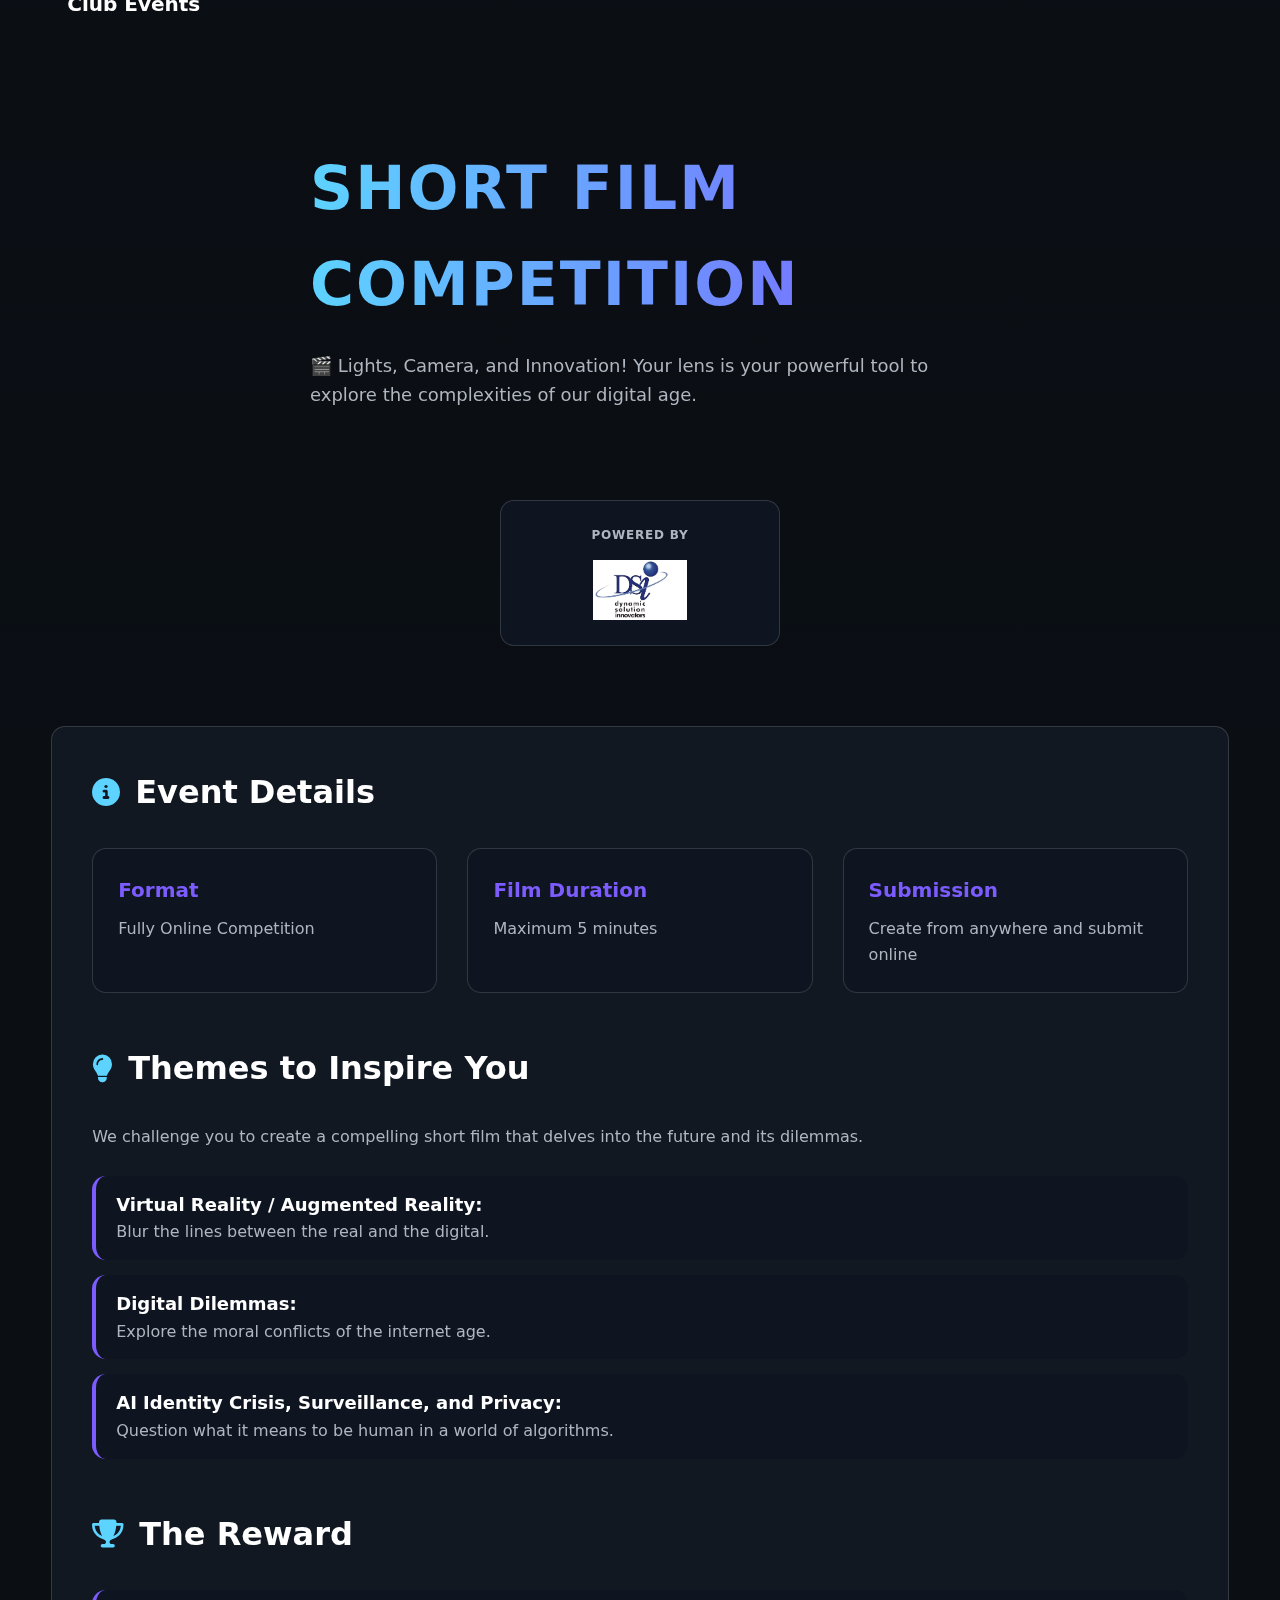
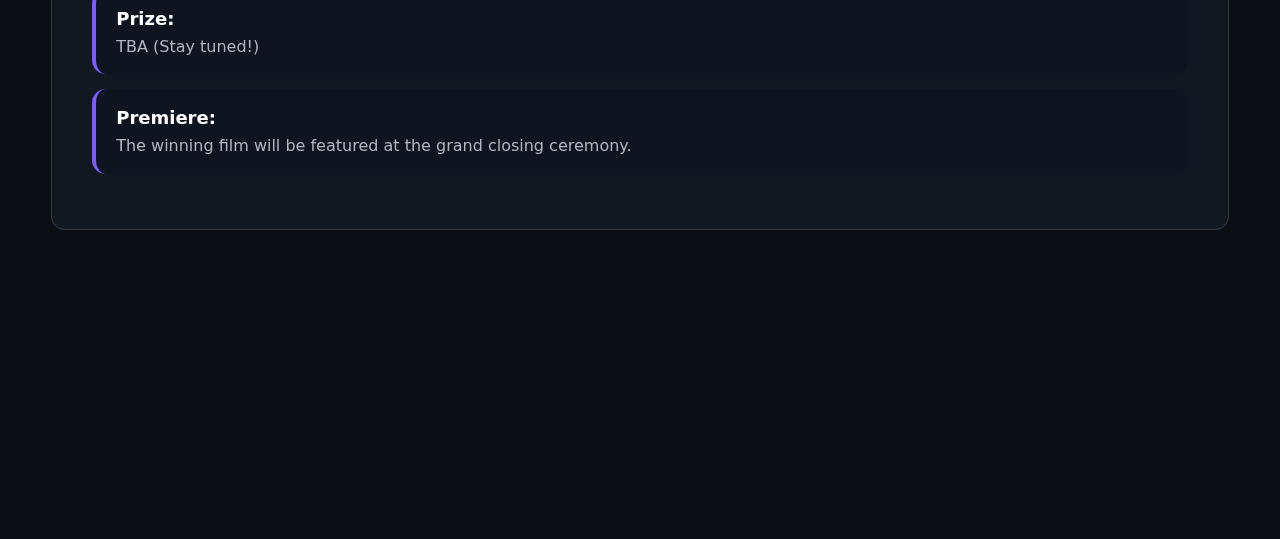
<file: short_film_details.html>
<!DOCTYPE html>
<html lang="en">

<head>
    <meta charset="UTF-8">
    <meta name="viewport" content="width=device-width, initial-scale=1.0">
    <title>Short Film Competition Details</title>
    <link rel="stylesheet" href="https://cdnjs.cloudflare.com/ajax/libs/font-awesome/6.4.0/css/all.min.css">
    <link rel="stylesheet" href="./CSS/style.css">

    <style>
        :root {
            --bg: #0b0f14;
            --panel: #111822;
            --panel-2: #0e1520;
            --text: #ffffff;
            --muted: #b0b6c0;
            --accent: #5dd3ff;
            --accent-2: #7c5cff;
            --border: rgba(255, 255, 255, 0.15);
            --shadow: 0 10px 30px rgba(0, 0, 0, .55);
            --radius: 14px;
            --transition: all 0.3s ease;
        }

        * {
            box-sizing: border-box;
            margin: 0;
            padding: 0;
        }

        html {
            scroll-behavior: smooth;
        }

        body {
            font-family: 'Segoe UI', system-ui, -apple-system, Roboto, Helvetica, Arial;
            color: var(--text);
            background: var(--bg);
            line-height: 1.6;
            overflow-x: hidden;
        }

        .container {
            width: min(1200px, 92vw);
            margin-inline: auto;
        }
        
        /* --- NAVIGATION --- */
        .nav {
            position: fixed;
            top: 0;
            left: 0;
            width: 100%;
            background: rgba(11, 15, 20, 0.8);
            backdrop-filter: blur(10px);
            z-index: 1000;
            border-bottom: 1px solid var(--border);
        }

        .nav-inner {
            display: flex;
            justify-content: space-between;
            align-items: center;
            height: 70px;
        }

        .brand {
            display: flex;
            align-items: center;
            gap: 10px;
            font-size: 20px;
            font-weight: bold;
        }
        .brand img {
            height: 40px;
        }

        .nav ul {
            display: flex;
            gap: 30px;
            list-style: none;
        }
        
        .nav ul a:hover {
            color: var(--accent);
        }

        .hamburger {
            display: none;
            flex-direction: column;
            gap: 5px;
            cursor: pointer;
        }
        
        .hamburger span {
            width: 25px;
            height: 3px;
            background: var(--text);
            transition: var(--transition);
        }
        
        .hamburger.active span:nth-child(1) { transform: rotate(45deg) translate(5px, 5px); }
        .hamburger.active span:nth-child(2) { opacity: 0; }
        .hamburger.active span:nth-child(3) { transform: rotate(-45deg) translate(7px, -7px); }


        .section {
            padding: 80px 0;
            opacity: 0;
            transform: translateY(30px);
            transition: opacity 0.6s ease-out, transform 0.6s ease-out;
        }

        .section.visible {
            opacity: 1;
            transform: translateY(0);
        }

        /* Floating Background Elements */
        .floating-elements {
            position: fixed;
            top: 0;
            left: 0;
            width: 100%;
            height: 100%;
            pointer-events: none;
            z-index: -1;
            overflow: hidden;
        }

        .floating-element {
            position: absolute;
            border-radius: 50%;
            opacity: 0.1;
            background: linear-gradient(135deg, var(--accent), var(--accent-2));
            animation: float 25s infinite linear;
        }

        @keyframes float {
            0% {
                transform: translateY(100vh) rotate(0deg);
            }

            100% {
                transform: translateY(-100vh) rotate(360deg);
            }
        }

        /* Hero Header */
        .hero-header {
            min-height: 60vh;
            display: flex;
            align-items: center;
            justify-content: center;
            text-align: center;
            position: relative;
            padding: 120px 20px 40px; /* Added top padding for nav */
            background-image: url('https://images.unsplash.com/photo-1516116216624-53e6973bea1c?ixlib=rb-4.0.3&ixid=MnwxMjA3fDB8MHxwaG90by1wYWdlfHx8fGVufDB8fHx8&auto=format&fit=crop&w=1170&q=80'); /* Film-related background */
            background-size: cover;
            background-position: center;
            background-attachment: fixed;
        }

        .hero-header::before {
            content: '';
            position: absolute;
            top: 0;
            left: 0;
            right: 0;
            bottom: 0;
            background: linear-gradient(180deg, rgba(11, 15, 20, 0.85) 0%, rgba(11, 15, 20, 0.95) 100%);
            z-index: 1;
        }

        .hero-content {
            position: relative;
            z-index: 2;
            animation: fadeInDown 1s ease-out;
        }

        @keyframes fadeInDown {
            from {
                opacity: 0;
                transform: translateY(-20px);
            }

            to {
                opacity: 1;
                transform: translateY(0);
            }
        }

        .hero-content h1 {
            font-size: clamp(36px, 6vw, 60px);
            font-weight: 800;
            text-transform: uppercase;
            letter-spacing: 2px;
            background: linear-gradient(to right, var(--accent), var(--accent-2));
            -webkit-background-clip: text;
            background-clip: text;
            color: transparent;
            margin-bottom: 20px;
        }

        .hero-content p {
            font-size: 18px;
            color: var(--muted);
            max-width: 65ch;
            margin-inline: auto;
            margin-bottom: 30px;
        }

        /* --- CENTERED SPONSORS SECTION STYLING --- */
        .sponsors-wrapper {
            max-width: 1000px;
            margin-inline: auto;
            padding: 20px 0px;
            text-align: center;
        }
        
        .sponsors-grid {
            display: flex;
            justify-content: center;
            gap: 25px;
            flex-wrap: wrap;
        }

        .sponsor-card {
            background: var(--panel-2);
            border: 1px solid var(--border);
            border-radius: var(--radius);
            padding: 25px;
            width: 280px;
            text-align: center;
            transition: var(--transition);
        }

        .sponsor-card:hover {
            transform: translateY(-8px);
            border-color: var(--accent);
            box-shadow: 0 0 20px rgba(93, 211, 255, 0.15);
        }

        .sponsor-card .sponsor-role {
            text-transform: uppercase;
            font-size: 12px;
            font-weight: 600;
            color: var(--muted);
            letter-spacing: 0.8px;
            margin-bottom: 15px;
        }

        .sponsor-card .sponsor-logo {
            max-height: 60px;
            width: auto;
            max-width: 70%;
            margin-inline: auto;
            /* filter: invert(1); Invert DSI logo to fit dark theme */
        }

        /* --- Main Content Styling --- */
        .event-content {
            background: var(--panel);
            border: 1px solid var(--border);
            border-radius: var(--radius);
            padding: 40px;
        }

        .detail-section {
            margin-bottom: 50px;
        }
        .detail-section:last-child {
            margin-bottom: 0;
        }

        .detail-section h2 {
            font-size: 32px;
            margin-bottom: 30px;
            color: var(--text);
            display: flex;
            align-items: center;
            gap: 15px;
        }

        .detail-section h2 i {
            color: var(--accent);
            font-size: 28px;
        }

        .detail-grid {
            display: grid;
            grid-template-columns: repeat(auto-fit, minmax(250px, 1fr));
            gap: 30px;
        }

        .detail-item {
            background: var(--panel-2);
            padding: 25px;
            border-radius: var(--radius);
            border: 1px solid var(--border);
            transition: var(--transition);
        }
        
        .detail-item:hover {
            transform: translateY(-8px);
            border-color: var(--accent);
            box-shadow: 0 0 25px rgba(93, 211, 255, 0.2);
        }

        .detail-item h3 {
            font-size: 20px;
            color: var(--accent-2);
            margin-bottom: 10px;
        }

        .detail-item p, .detail-section p {
            color: var(--muted);
            font-size: 16px;
        }
        
        .detail-section ul {
            list-style-type: none;
            padding-left: 0;
        }
        
        .detail-section li {
             background: var(--panel-2);
             padding: 15px 20px;
             border-radius: var(--radius);
             border-left: 4px solid var(--accent-2);
             margin-bottom: 15px;
             color: var(--muted);
        }
        
        .detail-section li strong {
            color: var(--text);
            display: block;
            font-size: 18px;
        }


        /* CTA Section */
        .cta-section {
            text-align: center;
            background: var(--panel);
            padding: 50px;
            border-radius: var(--radius);
            border: 1px solid var(--border);
        }
        
        .cta-section h2 {
            margin-bottom: 15px;
            font-size: 32px;
            color: var(--text);
        }

        .cta-section p {
            color: var(--muted);
            margin-bottom: 30px;
        }

        .cta-btn {
            display: inline-block;
            padding: 15px 30px;
            background: linear-gradient(to right, var(--accent), var(--accent-2));
            color: var(--bg);
            border-radius: var(--radius);
            font-weight: 700;
            text-transform: uppercase;
            transition: var(--transition);
        }

        .cta-btn:hover {
            transform: translateY(-5px);
            box-shadow: var(--shadow);
        }

        /* Responsive */
        @media (max-width: 768px) {
            .section { padding: 60px 0; }
            .nav ul {
                display: none;
                position: absolute;
                top: 70px; /* Height of nav bar */
                left: 0;
                width: 100%;
                background: var(--panel);
                flex-direction: column;
                padding: 20px 0;
                text-align: center;
            }
            .nav ul.active { display: flex; }
            .nav ul li { padding: 10px 0; }
            .hamburger { display: flex; }
            .hero-header { min-height: 80vh; }
            .hero-content h1 { font-size: clamp(32px, 10vw, 48px); }
            .sponsor-card { width: 100%; max-width: 320px; }
            .detail-section h2 { font-size: 28px; }
        }
        
        @media (max-width: 480px) {
            .hero-content p { font-size: 16px; }
            .cta-section { padding: 40px 20px; }
        }

    </style>
</head>

<body>

    <nav class="nav">
        <div class="container nav-inner">
             <a class="brand" href="./index.html"><img src="./image/CPC-main - 96_Tasmin Hasan Fuwad (1).png" alt=""><span>Club Events</span></a>
            <ul>
                <li><a href="#events">Events</a></li>
                <li><a href="#about">About</a></li>
                <li><a href="#contact">Contact</a></li>
            </ul>
            <div class="hamburger">
                <span></span>
                <span></span>
                <span></span>
            </div>
        </div>
    </nav>

    <div class="floating-elements"></div>

    <header class="hero-header">
        <div class="hero-content">
            <h1>Short Film Competition</h1>
            <p>🎬 Lights, Camera, and Innovation! Your lens is your powerful tool to explore the complexities of our digital age.</p>
            
             <div class="sponsors-wrapper">
                <div class="sponsors-grid">
                    <div class="sponsor-card">
                        <p class="sponsor-role">Powered By</p>
                        <img src="./image/DSI_logo.png" alt="DSI Logo" class="sponsor-logo">
                    </div>
                </div>
            </div>
        </div>
    </header>

    <main>
        <div class="container">
            <section class="section event-content">
                <div class="detail-section">
                    <h2><i class="fas fa-info-circle"></i>Event Details</h2>
                    <div class="detail-grid">
                        <div class="detail-item">
                            <h3>Format</h3>
                            <p>Fully Online Competition</p>
                        </div>
                        <div class="detail-item">
                            <h3>Film Duration</h3>
                            <p>Maximum 5 minutes</p>
                        </div>
                        <div class="detail-item">
                            <h3>Submission</h3>
                            <p>Create from anywhere and submit online</p>
                        </div>
                    </div>
                </div>
                
                <div class="detail-section">
                    <h2><i class="fas fa-lightbulb"></i>Themes to Inspire You</h2>
                    <p>We challenge you to create a compelling short film that delves into the future and its dilemmas.</p>
                    <br>
                    <ul>
                        <li><strong>Virtual Reality / Augmented Reality:</strong> Blur the lines between the real and the digital.</li>
                        <li><strong>Digital Dilemmas:</strong> Explore the moral conflicts of the internet age.</li>
                        <li><strong>AI Identity Crisis, Surveillance, and Privacy:</strong> Question what it means to be human in a world of algorithms.</li>
                    </ul>
                </div>

                <div class="detail-section">
                    <h2><i class="fas fa-trophy"></i>The Reward</h2>
                    <ul>
                        <li><strong>Prize:</strong> TBA (Stay tuned!)</li>
                        <li><strong>Premiere:</strong> The winning film will be featured at the grand closing ceremony.</li>
                    </ul>
                </div>
            </section>

            <section class="section cta-section">
                <h2>The Digital Stage is Yours</h2>
                <p>Grab your camera, unleash your creativity, and tell the story only you can tell.</p>
                <a href="https://forms.gle/ME5JJ5X5DDEPh8sR9" class="cta-btn">Submit Your Film Now</a>
            </section>

        </div>
    </main>

    <script>
        document.addEventListener('DOMContentLoaded', () => {
            const container = document.querySelector('.floating-elements');
            const numElements = 20;
            for (let i = 0; i < numElements; i++) {
                const el = document.createElement('div');
                el.classList.add('floating-element');
                const size = Math.random() * 150 + 20;
                el.style.width = `${size}px`;
                el.style.height = `${size}px`;
                el.style.left = `${Math.random() * 100}%`;
                el.style.top = `${Math.random() * 100 + 100}%`;
                el.style.animationDuration = `${Math.random() * 20 + 15}s`;
                el.style.animationDelay = `${Math.random() * 10}s`;
                container.appendChild(el);
            }

            const hamburger = document.querySelector('.hamburger');
            const navMenu = document.querySelector('.nav ul');
            hamburger.addEventListener('click', () => {
                hamburger.classList.toggle('active');
                navMenu.classList.toggle('active');
            });

            const sections = document.querySelectorAll('.section');
            const observer = new IntersectionObserver(entries => {
                entries.forEach(entry => {
                    if (entry.isIntersecting) {
                        entry.target.classList.add('visible');
                    }
                });
            }, {
                threshold: 0.1
            });
            sections.forEach(section => {
                observer.observe(section);
            });
        });
    </script>
</body>

</html>
</file>
<file: CSS/style.css>
:root {
    --bg: #0b0f14;
    --panel: #111822;
    --panel-2: #0e1520;
    --text: #ffffff;
    --muted: #b0b6c0;
    --accent: #5dd3ff;
    --accent-2: #7c5cff;
    --border: rgba(255, 255, 255, 0.15);
    --shadow: 0 10px 30px rgba(0, 0, 0, .55);
    --radius: 14px;
    --transition: all 0.3s ease;
}

* {
    box-sizing: border-box;
    margin: 0;
    padding: 0;
}

html,
body {
    height: 100%;
    scroll-behavior: smooth;
}

body {
    margin: 0;
    font-family: 'Segoe UI', system-ui, -apple-system, Roboto, Helvetica, Arial;
    color: var(--text);
    background: linear-gradient(180deg, #0a0e13, #0b0f14);
    line-height: 1.55;
    overflow-x: hidden;
}

a {
    color: var(--text);
    text-decoration: none;
    transition: var(--transition);
}

img {
    max-width: 100%;
    display: block;
}

.container {
    width: min(1200px, 92vw);
    margin-inline: auto;
}

/* Base section padding for mobile */
.section {
    padding: 60px 0;
    opacity: 0;
    transform: translateY(20px);
    transition: opacity 0.8s ease, transform 0.8s ease;
}

.section.visible {
    opacity: 1;
    transform: translateY(0);
}

.nav {
    position: sticky;
    top: 0;
    z-index: 100;
    background: rgba(15, 20, 28, 0.95);
    border-bottom: 1px solid var(--border);
    backdrop-filter: blur(10px);
    transform: translateY(-100%);
    animation: slideDown 0.6s ease forwards 0.3s;
}

@keyframes slideDown {
    to {
        transform: translateY(0);
    }
}

.nav-inner {
    display: flex;
    align-items: center;
    justify-content: space-between;
    padding: 2px 0;
}

.nav-inner a img {
    height: 5rem;
}

.brand {
    display: flex;
    align-items: center;
    gap: 10px;
    font-weight: 700;
    color: var(--text);
    font-size: 1.4rem;
}

.brand .dot {
    width: 12px;
    height: 12px;
    border-radius: 999px;
    background: linear-gradient(135deg, var(--accent), var(--accent-2));
    animation: pulse 2s infinite;
}

@keyframes pulse {
    0% {
        box-shadow: 0 0 0 0 rgba(93, 211, 255, 0.7);
    }

    70% {
        box-shadow: 0 0 0 10px rgba(93, 211, 255, 0);
    }

    100% {
        box-shadow: 0 0 0 0 rgba(93, 211, 255, 0);
    }
}

/* Mobile Navigation Menu (hidden by default, toggled with JS) */
.nav ul {
    display: none;
    position: absolute;
    top: 100%;
    left: 0;
    width: 100%;
    background: var(--panel);
    border-bottom: 1px solid var(--border);
    flex-direction: column;
    padding: 20px;
    margin: 0;
}

.nav ul.active {
    display: flex;
}

.nav ul li {
    width: 100%;
    text-align: center;
    list-style: none;
}

.nav a {
    display: block;
    padding: 10px 16px;
    border-radius: 10px;
    color: var(--text);
    position: relative;
}

/* Hamburger Menu Icon (visible on mobile by default) */
.hamburger {
    display: flex;
    flex-direction: column;
    justify-content: space-between;
    width: 30px;
    height: 21px;
    cursor: pointer;
}

.hamburger span {
    height: 3px;
    width: 100%;
    background: var(--text);
    border-radius: 3px;
    transition: var(--transition);
}


/* --- HERO SECTION --- */
.hero {
    position: relative;
    overflow: hidden;
    border-bottom: 1px solid var(--border);
    height: 30vh; /* Shorter height for mobile */
    min-height: 500px;
    display: flex;
    align-items: center;
}

.hero::before {
    content: '';
    position: absolute;
    top: 0;
    left: 0;
    width: 100%;
    height: 100%;
    background: linear-gradient(90deg, rgba(11, 15, 20, 0.9) 0%, rgba(11, 15, 20, 0.6) 100%);
    z-index: 1;
}

.hero-slideshow {
    position: absolute;
    top: 0;
    left: 0;
    width: 100%;
    height: 100%;
    z-index: 0;
    overflow: hidden;
}

.hero-img {
    position: absolute;
    top: 0;
    left: 0;
    width: 100%;
    height: 100%;
    object-fit: cover;
    filter: brightness(0.7);
    opacity: 0;
    transition: opacity 1.2s cubic-bezier(0.4,0,0.2,1), transform 10s ease;
    pointer-events: none;
}
.hero-img.active {
    opacity: 1;
    z-index: 1;
    pointer-events: auto;
}

.dsi-presents-logo {
    width: 75%;
    height: 75%;
}

.hero:hover .hero-img {
    transform: scale(1);
}

.hero-content {
    position: relative;
    z-index: 2;
    padding: 20px;
    max-width: 100%;
    text-align: center; /* Centered for mobile */
    animation: fadeInUp 1s ease forwards;
}

@keyframes fadeInUp {
    from {
        opacity: 0;
        transform: translateY(40px);
    }
    to {
        opacity: 1;
        transform: translateY(0);
    }
}

.badge {
    padding: 8px 16px;
    border-radius: 999px;
    font-size: 14px;
    color: var(--text);
    background: rgba(125, 92, 255, 0.3);
    border: 1px solid var(--border);
    display: inline-block;
    margin-bottom: 20px;
    animation: fadeIn 1s ease forwards 0.5s;
    opacity: 0;
}

.hero h1 {
    margin: 4px 0 15px;
    font-size: clamp(32px, 8vw, 48px);
    color: var(--text);
    line-height: 1.2;
    animation: fadeInUp 1s ease forwards 0.7s;
    opacity: 0;
}

.hero p {
    margin: 0 auto;
    max-width: 60ch;
    color: var(--text);
    font-size: 16px;
    animation: fadeInUp 1s ease forwards 0.9s;
    opacity: 0;
}

/* --- SPONSOR SECTION --- */
.sponsors-grid {
    display: grid;
    grid-template-columns: 1fr; /* Single column for mobile */
    gap: 30px;
    margin-top: 40px;
}

.sponsor-card {
    background: var(--panel-2);
    border: 1px solid var(--border);
    border-radius: var(--radius);
    padding: 30px 20px;
    text-align: center;
    transition: var(--transition);
}

.sponsor-card:hover {
    transform: translateY(-10px);
    box-shadow: var(--shadow);
    border-color: var(--accent);
}

.sponsor-card .sponsor-role {
    text-transform: uppercase;
    font-size: 14px;
    font-weight: 600;
    color: var(--muted);
    letter-spacing: 1px;
    margin-bottom: 25px;
}

.sponsor-card .sponsor-logo {
    max-height: 60px; /* Smaller logo for mobile */
    width: auto;
    max-width: 80%;
    margin-inline: auto;
}

.rounded-logo {
    border-radius: 8px;
}

/* --- EVENTS SECTION --- */
.events-header {
    display: flex;
    align-items: flex-start; /* Aligned left for mobile */
    flex-direction: column; /* Stacked for mobile */
    margin-bottom: 40px;
    gap: 20px;
}

.events-header h2 {
    margin: 0;
    font-size: clamp(28px, 3vw, 40px);
    color: var(--text);
    position: relative;
    display: inline-block;
}

.events-header h2::after {
    content: '';
    position: absolute;
    bottom: -10px;
    left: 0;
    width: 380px;
    height: 4px;
    background: linear-gradient(to right, var(--accent), var(--accent-2));
    border-radius: 2px;
}

.muted {
    color: var(--muted);
    font-size: 18px;
}

.event-buttons {
    display: flex;
    flex-wrap: wrap;
    gap: 12px;
    margin-bottom: 40px;
    justify-content: flex-start; /* Aligned left for mobile */
}

.chip {
    padding: 12px 20px;
    border-radius: 999px;
    border: 1px solid var(--border);
    background: var(--panel-2);
    color: var(--text);
    cursor: pointer;
    transition: var(--transition);
    display: flex;
    align-items: center;
    gap: 8px;
}

.chip:hover {
    background: var(--panel);
    border-color: var(--accent);
    transform: translateY(-3px);
    box-shadow: var(--shadow);
}

.chip.active {
    background: linear-gradient(135deg, var(--accent), var(--accent-2));
    color: var(--bg);
    border-color: transparent;
}

.chip .dot {
    width: 8px;
    height: 8px;
    border-radius: 999px;
    background: var(--accent);
    transition: var(--transition);
}

.chip.active .dot {
    background: var(--bg);
}

/* Single column card layout for mobile */
.cards {
    display: grid;
    grid-template-columns: 1fr;
    gap: 30px;
    margin-top: 40px;
}

.card {
    background: var(--panel);
    border: 1px solid var(--border);
    border-radius: var(--radius);
    overflow: hidden;
    color: var(--text);
    display: flex;
    flex-direction: column;
    transition: var(--transition);
    transform: translateY(50px);
    opacity: 0;
}

.card.visible {
    transform: translateY(0);
    opacity: 1;
}

.card:hover {
    border-color: var(--accent);
    transform: translateY(-10px);
    box-shadow: var(--shadow);
}

.card img {
    width: 100%;
    height: 220px;
    object-fit: cover;
    display: block;
    transition: var(--transition);
}

.card:hover img {
    transform: scale(1.05);
}

.card-body {
    flex: 1;
    display: flex;
    flex-direction: column;
    justify-content: space-between;
    padding: 24px;
}

.card h3 {
    margin: 0 0 12px;
    color: var(--text);
    font-size: 20px;
}

.meta {
    font-size: 14px;
    color: var(--muted);
    margin-bottom: 20px;
    display: flex;
    align-items: center;
    gap: 8px;
}

.meta i {
    color: var(--accent);
}

/* Stacked buttons for mobile */
.actions {
    display: flex;
    flex-direction: column;
    gap: 10px;
}

.btn {
    padding: 15px 20px;
    border-radius: 10px;
    border: 1px solid var(--border);
    background: var(--panel-2);
    color: var(--text);
    cursor: pointer;
    transition: var(--transition);
    display: inline-flex;
    align-items: center;
    gap: 8px;
    font-size: 14px;
    width: 100%; /* Full width buttons */
    justify-content: center; /* Centered text */
}

.btn:hover {
    border-color: var(--accent);
    background: linear-gradient(135deg, var(--accent), var(--accent-2));
    color: var(--bg);
    transform: translateY(-2px);
    box-shadow: var(--shadow);
}

.btn:hover i {
    transform: translateX(3px);
}

.btn i {
    transition: var(--transition);
}

/* --- ABOUT & CONTACT SECTIONS --- */
.about-content,
.contact-content {
    display: grid;
    grid-template-columns: 1fr; /* Single column layout for mobile */
    gap: 60px;
    margin-top: 40px;
}

.about-text {
    padding-right: 0;
}

.about-text h2 {
    margin-bottom: 20px;
    font-size: 36px;
    position: relative;
    display: inline-block;
}

.about-text h2::after {
    content: '';
    position: absolute;
    bottom: -10px;
    left: 0;
    width: 60px;
    height: 4px;
    background: linear-gradient(to right, var(--accent), var(--accent-2));
    border-radius: 2px;
}

.about-text p {
    margin-bottom: 20px;
    font-size: 18px;
    line-height: 1.6;
}

/* Single column stats for smallest screens */
.about-stats {
    display: grid;
    grid-template-columns: 1fr;
    gap: 20px;
    margin-top: 30px;
}

.stat {
    text-align: center;
    padding: 20px;
    background: var(--panel);
    border-radius: var(--radius);
    border: 1px solid var(--border);
    transition: var(--transition);
}

.stat:hover {
    border-color: var(--accent);
    transform: translateY(-5px);
}

.stat-number {
    font-size: 40px;
    font-weight: 700;
    background: linear-gradient(to right, var(--accent), var(--accent-2));
    -webkit-background-clip: text;
    background-clip: text;
    color: transparent;
    margin-bottom: 10px;
}

.stat-label {
    font-size: 16px;
    color: var(--muted);
}

.about-image {
    position: relative;
}

.about-image img {
    border-radius: var(--radius);
    box-shadow: var(--shadow);
}

.about-image::before {
    content: '';
    position: absolute;
    top: -20px;
    left: -20px;
    width: 100%;
    height: 100%;
    border: 2px solid var(--accent);
    border-radius: var(--radius);
    z-index: -1;
    opacity: 0.5;
    transition: var(--transition);
}

.about-image:hover::before {
    top: 0;
    left: 0;
}

.contact-info {
    display: flex;
    flex-direction: column;
    gap: 20px;
}

.contact-item {
    display: flex;
    align-items: center;
    gap: 15px;
    padding: 20px;
    background: var(--panel);
    border-radius: var(--radius);
    border: 1px solid var(--border);
    transition: var(--transition);
}

.contact-item:hover {
    border-color: var(--accent);
    transform: translateX(5px);
}

.contact-icon {
    width: 50px;
    height: 50px;
    border-radius: 50%;
    background: linear-gradient(135deg, var(--accent), var(--accent-2));
    display: flex;
    align-items: center;
    justify-content: center;
    font-size: 20px;
}

.contact-details h3 {
    margin-bottom: 5px;
    font-size: 18px;
}

.contact-details p {
    color: var(--muted);
}

.contact-form {
    background: var(--panel);
    padding: 30px;
    border-radius: var(--radius);
    border: 1px solid var(--border);
}

.contact-form h3 {
    margin-bottom: 20px;
    font-size: 24px;
    position: relative;
    display: inline-block;
}

.contact-form h3::after {
    content: '';
    position: absolute;
    bottom: -10px;
    left: 0;
    width: 40px;
    height: 3px;
    background: linear-gradient(to right, var(--accent), var(--accent-2));
    border-radius: 2px;
}

.form-group {
    margin-bottom: 20px;
}

.form-group label {
    display: block;
    margin-bottom: 8px;
    color: var(--muted);
}

.form-control {
    width: 100%;
    padding: 14px;
    border-radius: 10px;
    border: 1px solid var(--border);
    background: var(--panel-2);
    color: var(--text);
    font-family: inherit;
    transition: var(--transition);
}

.form-control:focus {
    outline: none;
    border-color: var(--accent);
    box-shadow: 0 0 0 3px rgba(93, 211, 255, 0.2);
}

textarea.form-control {
    min-height: 150px;
    resize: vertical;
}

.submit-btn {
    padding: 14px 30px;
    border-radius: 10px;
    border: none;
    background: linear-gradient(135deg, var(--accent), var(--accent-2));
    color: var(--bg);
    font-weight: 600;
    cursor: pointer;
    transition: var(--transition);
    display: inline-flex;
    align-items: center;
    gap: 10px;
}

.submit-btn:hover {
    transform: translateY(-3px);
    box-shadow: var(--shadow);
}

.submit-btn i {
    transition: var(--transition);
}

.submit-btn:hover i {
    transform: translateX(5px);
}

/* --- FOOTER --- */
footer {
    border-top: 1px solid var(--border);
    padding: 40px 0;
    color: var(--text);
    text-align: center;
}

.footer-content {
    display: flex;
    flex-direction: column;
    align-items: center;
    gap: 30px;
}

.footer-logo {
    display: flex;
    align-items: center;
    gap: 10px;
    font-weight: 700;
    color: var(--text);
    font-size: 1.8rem;
}

.footer-logo .dot {
    width: 14px;
    height: 14px;
    border-radius: 999px;
    background: linear-gradient(135deg, var(--accent), var(--accent-2));
}

/* Stacked footer links for mobile */
.footer-links {
    display: flex;
    flex-direction: column;
    gap: 15px;
    justify-content: center;
}

.footer-links a {
    color: var(--muted);
    transition: var(--transition);
}

.footer-links a:hover {
    color: var(--accent);
}

.social-links {
    display: flex;
    gap: 20px;
}

.social-links a {
    width: 40px;
    height: 40px;
    border-radius: 50%;
    border: 1px solid var(--border);
    display: flex;
    align-items: center;
    justify-content: center;
    color: var(--text);
    transition: var(--transition);
}

.social-links a:hover {
    background: linear-gradient(135deg, var(--accent), var(--accent-2));
    border-color: transparent;
    color: var(--bg);
    transform: translateY(-3px);
}

.copyright {
    color: var(--muted);
    margin-top: 20px;
}


/* --- UTILITIES --- */
.scroll-top {
    position: fixed;
    bottom: 30px;
    right: 30px;
    width: 50px;
    height: 50px;
    border-radius: 50%;
    background: linear-gradient(135deg, var(--accent), var(--accent-2));
    color: var(--bg);
    display: flex;
    align-items: center;
    justify-content: center;
    cursor: pointer;
    transition: var(--transition);
    opacity: 0;
    visibility: hidden;
    z-index: 99;
    box-shadow: var(--shadow);
}

.scroll-top.active {
    opacity: 1;
    visibility: visible;
}

.scroll-top:hover {
    transform: translateY(-5px);
}

.floating-elements {
    position: fixed;
    top: 0;
    left: 0;
    width: 100%;
    height: 100%;
    pointer-events: none;
    z-index: -1;
    overflow: hidden;
}

.floating-element {
    position: absolute;
    border-radius: 50%;
    opacity: 0.1;
    background: linear-gradient(135deg, var(--accent), var(--accent-2));
    animation: float 20s infinite linear;
}

@keyframes float {
    0% {
        transform: translateY(0) rotate(0deg);
    }

    100% {
        transform: translateY(-100vh) rotate(360deg);
    }
}


/* =================================================================
   RESPONSIVE DESIGN (MOBILE-FIRST APPROACH)
   ================================================================= */

/* 
  Base styles (from previous example) apply to all devices by default.
  The following queries adjust the layout for specific screen sizes.
*/

/* Extra small devices (phones, 600px and down) */
/* These styles are specific overrides for the smallest screens. Many are already covered by the mobile-first base styles. */
@media only screen and (max-width: 600px) {
    .hero-content p {
        font-size: 16px; /* Make hero text more compact */
    }

    .sponsor-card {
        padding: 30px 20px; /* Adjust padding on sponsor cards */
    }

    /* Stack action buttons vertically inside event cards */
    .actions {
        flex-direction: column;
        gap: 10px;
    }

    .btn {
        width: 100%;
        justify-content: center;
    }

    /* Stack stats into a single column on the smallest screens */
    .about-stats {
        grid-template-columns: 1fr;
    }

    /* Stack footer links vertically */
    .footer-links {
        flex-direction: column;
        gap: 15px;
    }
}


/* Small devices (portrait tablets and large phones, 600px and up) */
@media only screen and (min-width: 600px) {
    .sponsors-grid {
        /* Display two sponsor cards side-by-side */
        grid-template-columns: 1fr 1fr;
    }

    .cards {
        /* Display two event cards side-by-side */
        grid-template-columns: 1fr 1fr;
    }

    .about-stats {
        /* Display stats in a two-column layout */
        grid-template-columns: 1fr 1fr;
    }
}


/* Medium devices (landscape tablets, 768px and up) */
@media only screen and (min-width: 768px) {
    /* Restore larger padding for sections */
    .section {
        padding: 80px 0;
    }

    /* --- Desktop Navigation --- */
    .hamburger {
        display: none; /* Hide the hamburger icon */
    }

    .nav ul {
        display: flex; /* Show the desktop nav links */
        position: static;
        flex-direction: row;
        width: auto;
        background: transparent;
        border-bottom: none;
        padding: 0;
    }

    .nav a::after {
        content: '';
        position: absolute;
        bottom: 0;
        left: 50%;
        width: 0;
        height: 2px;
        background: linear-gradient(to right, var(--accent), var(--accent-2));
        transition: var(--transition);
        transform: translateX(-50%);
    }

    .nav a:hover::after {
        width: 80%;
    }

    /* --- Page Sections --- */
    .hero {
        height: 100vh; /* Make hero section taller */
    }

    .hero-content {
        text-align: left; /* Align hero text to the left */
        max-width: 700px;
    }

    .events-header {
        /* Place header title and description side-by-side */
        flex-direction: row;
        align-items: center;
        justify-content: space-between;
    }

    .event-buttons {
        justify-content: center;
    }

    .actions {
        /* Place card buttons side-by-side again */
        flex-direction: row;
    }

    .btn {
        width: auto; /* Buttons take up only the space they need */
    }
}


/* Large devices (laptops/desktops, 992px and up) */
@media only screen and (min-width: 992px) {
    .cards {
        /* Allow for three event cards per row */
        grid-template-columns: 1fr 1fr 1fr;
    }

    .about-content,
    .contact-content {
        /* Create two-column layouts for about and contact sections */
        grid-template-columns: 1fr 1fr;
        gap: 40px;
    }

    .about-text {
        padding-right: 40px;
    }
}


/* Extra large devices (large laptops and desktops, 1200px and up) */
@media only screen and (min-width: 1200px) {
    .sponsors-grid {
        /* Ensure the grid doesn't stretch too wide */
        grid-template-columns: repeat(auto-fit, minmax(400px, 1fr));
    }
    
    .sponsor-card .sponsor-logo {
        max-height: 80px; /* Increase logo size on large screens */
    }
    
    .cards {
        /* Use a more robust auto-fill for perfect wrapping on large screens */
        grid-template-columns: repeat(auto-fill, minmax(350px, 1fr));
    }
}
</file>
